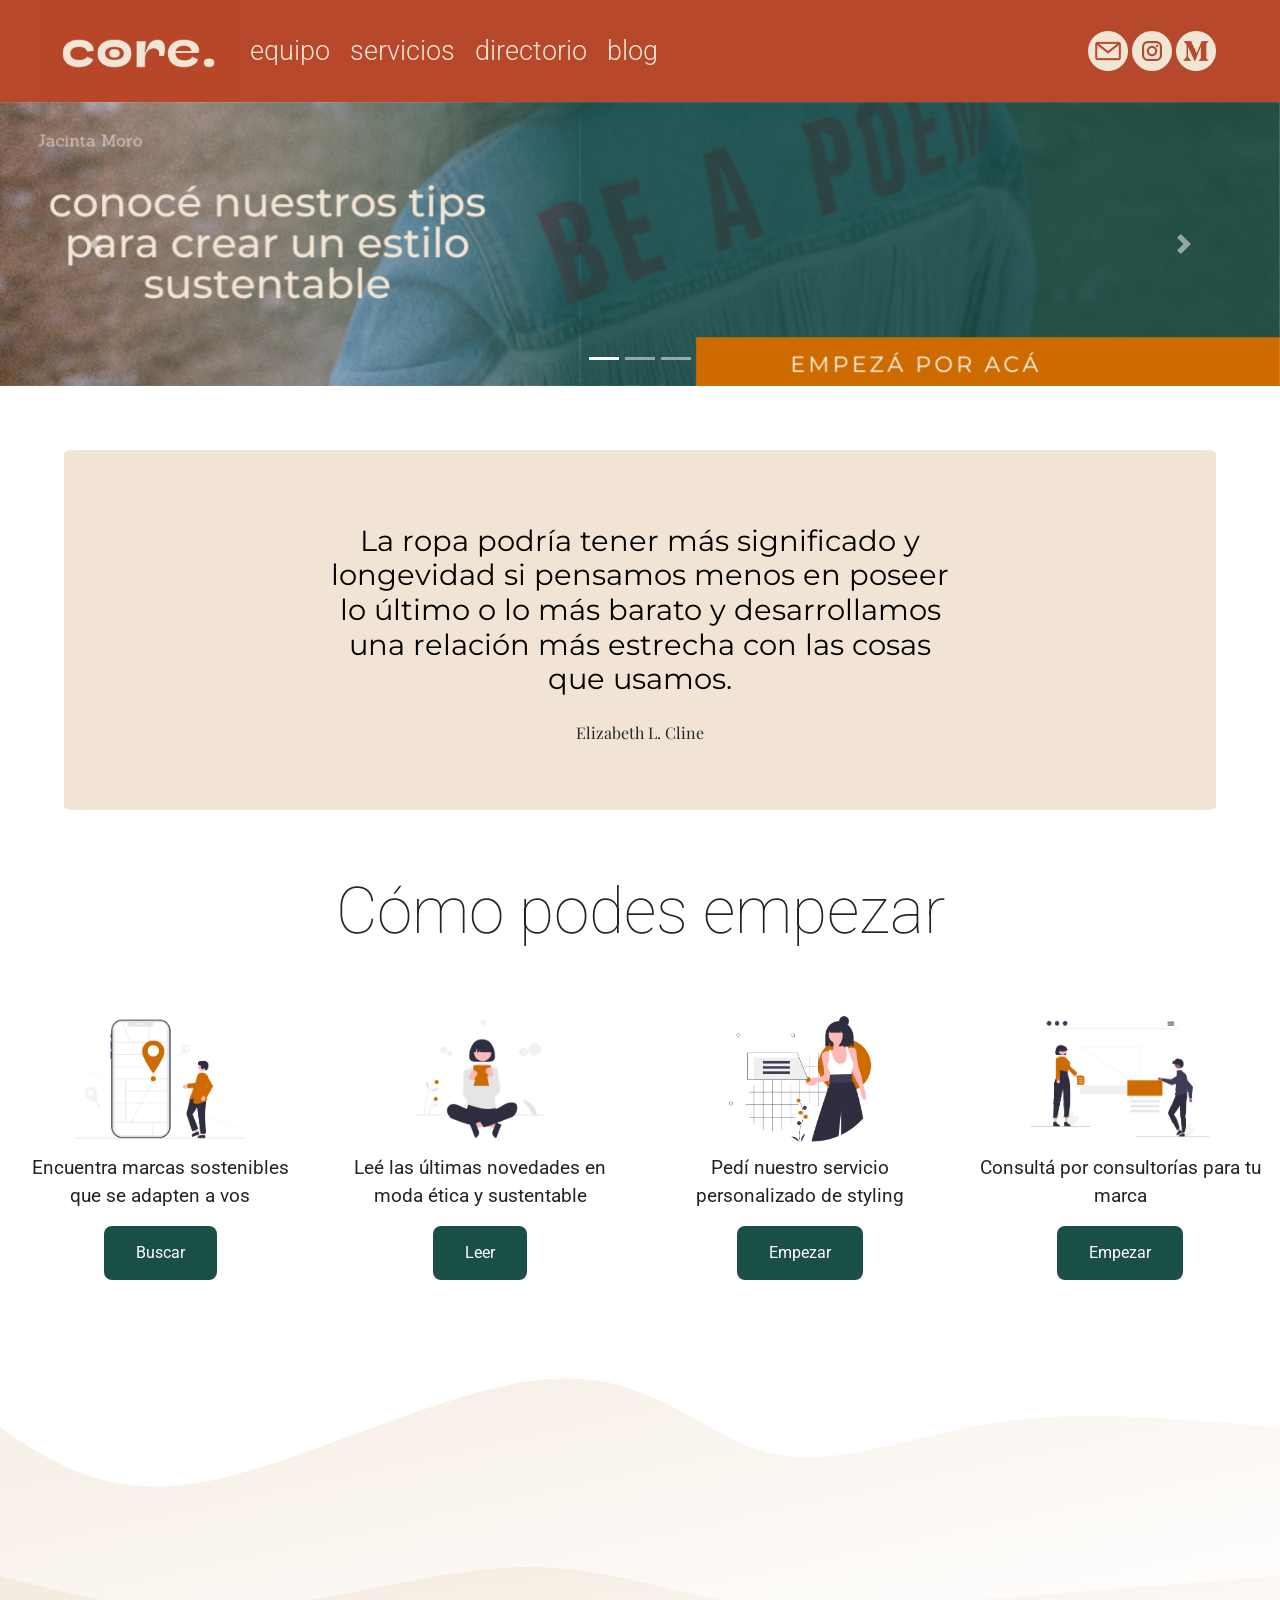
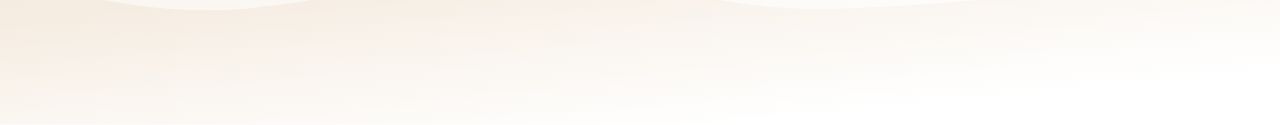
<file: index.html>
<!DOCTYPE html>
<html lang="en">
<head>
    <meta charset="UTF-8">
    <meta http-equiv="X-UA-Compatible" content="IE=edge">
    <meta name="viewport" content="width=device-width, initial-scale=1.0">
    <title>Sustentabilidad con Estilo</title>
    <link rel="icon" type="image/png" href="img/favicon.png"/>
    <meta name="description" content="Creando formas éticas y conscientes de consumir en Córdoba, con mucho estilo. Buscá marcas éticas, conocé las novedades de moda sostenible.">

   <meta name="keywords" content="córdoba, argentina, moda sostenible, moda ética, sustainable fashion, ethical fashion, moda circular, circular fashion">

    <!--Start Bootstrap-->
    <link rel="stylesheet" href="https://stackpath.bootstrapcdn.com/bootstrap/4.5.2/css/bootstrap.min.css" integrity="sha384-JcKb8q3iqJ61gNV9KGb8thSsNjpSL0n8PARn9HuZOnIxN0hoP+VmmDGMN5t9UJ0Z" crossorigin="anonymous">

    <!--End Bootstrap-->

    <link rel="preconnect" href="https://fonts.gstatic.com">
    <link href="https://fonts.googleapis.com/css2?family=Montserrat:wght@100;400;500&family=Playfair+Display:wght@100;300;400;600&family=Roboto:wght@100;300;400;700&display=swap" rel="stylesheet">
    <link rel="stylesheet" href="https://cdnjs.cloudflare.com/ajax/libs/font-awesome/6.0.0-beta2/css/all.min.css" integrity="sha512-YWzhKL2whUzgiheMoBFwW8CKV4qpHQAEuvilg9FAn5VJUDwKZZxkJNuGM4XkWuk94WCrrwslk8yWNGmY1EduTA==" crossorigin="anonymous" referrerpolicy="no-referrer" />
    <link rel="stylesheet" href="css/style.css">
</head>

<body>

<header>
        <!--------START MENU-------->
        <nav class="navBar">
            <div class="menu">
                <div class="mobileMenu">
                    <a href="index.html"><img src="img/logo.png" class="logo" alt="Logo Core Alternativas">
                        <a href="javascript:void(0);" class="icon" onclick="myFunction()">
                            <i class="fa fa-bars fa-2x"></i>
                        </a>
                    <div id="myLinks">
                        <a href="equipo.html">equipo</a>
                        <a href="servicios.html">servicios</a>
                        <a href="directorio.html">directorio</a>
                        <a href="https://medium.com/@core.alternativas" target="blank">blog</a>  
                        <!-- <a href="contacto.html">CONTACTO</a> -->
                    </div>
                </div>
                <div id="socialLinks">
                    <a href="mailto:core.alternativas@gmail.com"><img src="img/email.png" alt="email"></a>
                    <a href="https://www.instagram.com/core.alternativas/" target="blank"><img src="img/instagram.png" alt="instagram"></a>
                    <a href="https://medium.com/@core.alternativas" target="blank"><img src="img/medium.png" alt="medium"></a>
                </div>
            </div>
      </nav>

  <!--------END MENU-------->
</header>

  
<!-- CAROUSEL START-->
<div>
    <!--CAROUSEL DESKTOP-->
  <div id="carouselExampleIndicators" class="carousel slide show-desktop" data-ride="carousel">
    <ol class="carousel-indicators">
      <li data-target="#carouselExampleIndicators" data-slide-to="0" class="active"></li>
      <li data-target="#carouselExampleIndicators" data-slide-to="1"></li>
      <li data-target="#carouselExampleIndicators" data-slide-to="2"></li>
    </ol>
    <div class="carousel-inner">
      <div class="carousel-item active">
        <a href="https://bit.ly/3GhWxoU" target="_blank">
            <img class="d-block w-100" src="img/carousel1.png" alt="Sustainable Fashion">
        </a>
      </div>
      <div class="carousel-item">
        <a href="https://bit.ly/338QMfa" target="_blank">
            <img class="d-block w-100" src="img/carousel2.png" alt="Sustainable Fashion">
        </a>
      </div>
      <div class="carousel-item">
        <a href="https://bit.ly/31GMomH" target="_blank">
            <img class="d-block w-100" src="img/carousel3.png" alt="Sustainable Fashion">
        </a>
      </div>
      <div class="carousel-item">
        <a href="https://bit.ly/3IuWSXc" target="_blank">
            <img class="d-block w-100" src="img/carousel4.png" alt="Sustainable Fashion">
        </a>
      </div>
    </div>
    <a class="carousel-control-prev" href="#carouselExampleIndicators" role="button" data-slide="prev">
      <span class="carousel-control-prev-icon" aria-hidden="true"></span>
      <span class="sr-only">Previous</span>
    </a>
    <a class="carousel-control-next" href="#carouselExampleIndicators" role="button" data-slide="next">
      <span class="carousel-control-next-icon" aria-hidden="true"></span>
      <span class="sr-only">Next</span>
    </a>
  </div>
  <!--CAROUSEL MOBILE-->
  <div id="carouselExampleIndicators" class="carousel slide show-mobile" data-ride="carousel">
    <ol class="carousel-indicators">
      <li data-target="#carouselExampleIndicators" data-slide-to="0" class="active"></li>
      <li data-target="#carouselExampleIndicators" data-slide-to="1"></li>
      <li data-target="#carouselExampleIndicators" data-slide-to="2"></li>
    </ol>
    <div class="carousel-inner">
      <div class="carousel-item active">
        <a href="https://bit.ly/3GhWxoU" target="_blank">
            <img class="d-block w-100" src="img/carouselMobile1.png" alt="Sustainable Fashion">
        </a>
      </div>
      <div class="carousel-item">
        <a href="https://bit.ly/338QMfa" target="_blank">
            <img class="d-block w-100" src="img/carouselMobile2.png" alt="Sustainable Fashion">
        </a>
      </div>
      <div class="carousel-item">
        <a href="https://bit.ly/31GMomH" target="_blank">
            <img class="d-block w-100" src="img/carouselMobile3.png" alt="Sustainable Fashion">
        </a>
      </div>
      <div class="carousel-item">
        <a href="https://bit.ly/3IuWSXc" target="_blank">
            <img class="d-block w-100" src="img/carouselMobile4.png" alt="Sustainable Fashion">
        </a>
      </div>
    </div>
    <a class="carousel-control-prev" href="#carouselExampleIndicators" role="button" data-slide="prev">
      <span class="carousel-control-prev-icon" aria-hidden="true"></span>
      <span class="sr-only">Previous</span>
    </a>
    <a class="carousel-control-next" href="#carouselExampleIndicators" role="button" data-slide="next">
      <span class="carousel-control-next-icon" aria-hidden="true"></span>
      <span class="sr-only">Next</span>
    </a>
  </div>
</div>
<!--CAROUSEL END-->
<main>
  <section class="quoteBox">
    <div class="quote-center" >
       <h2 class="quote-text" >La ropa podría tener más significado y longevidad si pensamos menos en poseer lo último o lo más barato y desarrollamos una relación más estrecha con las cosas que usamos.</h2>
       <p class="cabeceras">Elizabeth L. Cline</p>
      </div>
    </section>

<section>
  <div>
      <h2 class="flex">Cómo podes empezar</h2>
  </div>

    <div class="container-fluid">
          <div class="row">
                <div class="col-sm">
                    <img class="iconosIndex center" src="img/map.png" alt="map icon">
                    <p class="blockIndexText">Encuentra marcas sostenibles que se adapten a vos</p>
                    <form action="directorio.html" class="flex">
                      <input type="submit" value="Buscar" class="boton"/>
                    </form>
                </div>
                <div class="col-sm">
                    <img class="iconosIndex center" src="img/read.png" alt="leer icon">
                    <p class="blockIndexText">Leé las últimas novedades en moda ética y sustentable</p>
                    <form action="https://medium.com/@sustentabilidadconestilo" class="flex" target="blank">
                      <input type="submit" value="Leer" class="boton"/>
                    </form>
                </div>
                <div class="col-sm">
                    <img class="iconosIndex center" src="img/service.png" alt="service icon">
                    <p class="blockIndexText">Pedí nuestro servicio personalizado de styling</p>
                    <form action="servicios.html" class="flex">
                      <input type="submit" value="Empezar" class="boton"/>
                    </form>
                </div>
                <div class="col-sm">
                    <img class="iconosIndex center" src="img/asesoramiento.png" alt="service icon">
                    <p class="blockIndexText"> Consultá por consultorías para tu marca</p>
                    <form action="servicios.html" class="flex">
                      <input type="submit" value="Empezar" class="boton"/>
                    </form>
                </div>
          </div>
    </div>

  </div>
</section>
<span>


</span>

</main>

<svg width="100%" height="100%" id="svg" viewBox="0 0 1440 500" xmlns="http://www.w3.org/2000/svg" class="transition duration-300 ease-in-out delay-150"><defs><linearGradient id="gradient" x1="19%" y1="11%" x2="81%" y2="89%"><stop offset="5%" stop-color="#f1e4d488"></stop><stop offset="95%" stop-color="#ffffff88"></stop></linearGradient></defs><path d="M 0,500 C 0,500 0,166 0,166 C 61.37799043062202,207.21531100478467 122.75598086124404,248.43062200956936 235,226 C 347.24401913875596,203.56937799043064 510.3540669856459,117.49282296650719 622,111 C 733.6459330143541,104.50717703349281 793.8277511961722,177.5980861244019 867,195 C 940.1722488038278,212.4019138755981 1026.3349282296651,174.11483253588517 1124,160 C 1221.6650717703349,145.88516746411483 1330.8325358851675,155.94258373205741 1440,166 C 1440,166 1440,500 1440,500 Z" stroke="none" stroke-width="0" fill="url(#gradient)" class="transition-all duration-300 ease-in-out delay-150 path-0"></path><defs><linearGradient id="gradient" x1="19%" y1="11%" x2="81%" y2="89%"><stop offset="5%" stop-color="#f1e4d4ff"></stop><stop offset="95%" stop-color="#ffffffff"></stop></linearGradient></defs><path d="M 0,500 C 0,500 0,333 0,333 C 85.38755980861242,355.200956937799 170.77511961722485,377.40191387559804 272,370 C 373.22488038277515,362.59808612440196 490.2870813397129,325.5933014354067 585,323 C 679.7129186602871,320.4066985645933 752.0765550239236,352.22488038277515 835,364 C 917.9234449760764,375.77511961722485 1011.4066985645932,367.50717703349284 1114,359 C 1216.5933014354068,350.49282296650716 1328.2966507177034,341.7464114832536 1440,333 C 1440,333 1440,500 1440,500 Z" stroke="none" stroke-width="0" fill="url(#gradient)" class="transition-all duration-300 ease-in-out delay-150 path-1"></path></svg>
<script src="https://code.jquery.com/jquery-3.5.1.slim.min.js" integrity="sha384-DfXdz2htPH0lsSSs5nCTpuj/zy4C+OGpamoFVy38MVBnE+IbbVYUew+OrCXaRkfj" crossorigin="anonymous"></script>
<script src="https://cdn.jsdelivr.net/npm/popper.js@1.16.1/dist/umd/popper.min.js" integrity="sha384-9/reFTGAW83EW2RDu2S0VKaIzap3H66lZH81PoYlFhbGU+6BZp6G7niu735Sk7lN" crossorigin="anonymous"></script>
<script src="https://stackpath.bootstrapcdn.com/bootstrap/4.5.2/js/bootstrap.min.js" integrity="sha384-B4gt1jrGC7Jh4AgTPSdUtOBvfO8shuf57BaghqFfPlYxofvL8/KUEfYiJOMMV+rV" crossorigin="anonymous"></script>

<script src="index.js">
</script>
</body>
</html>
</file>
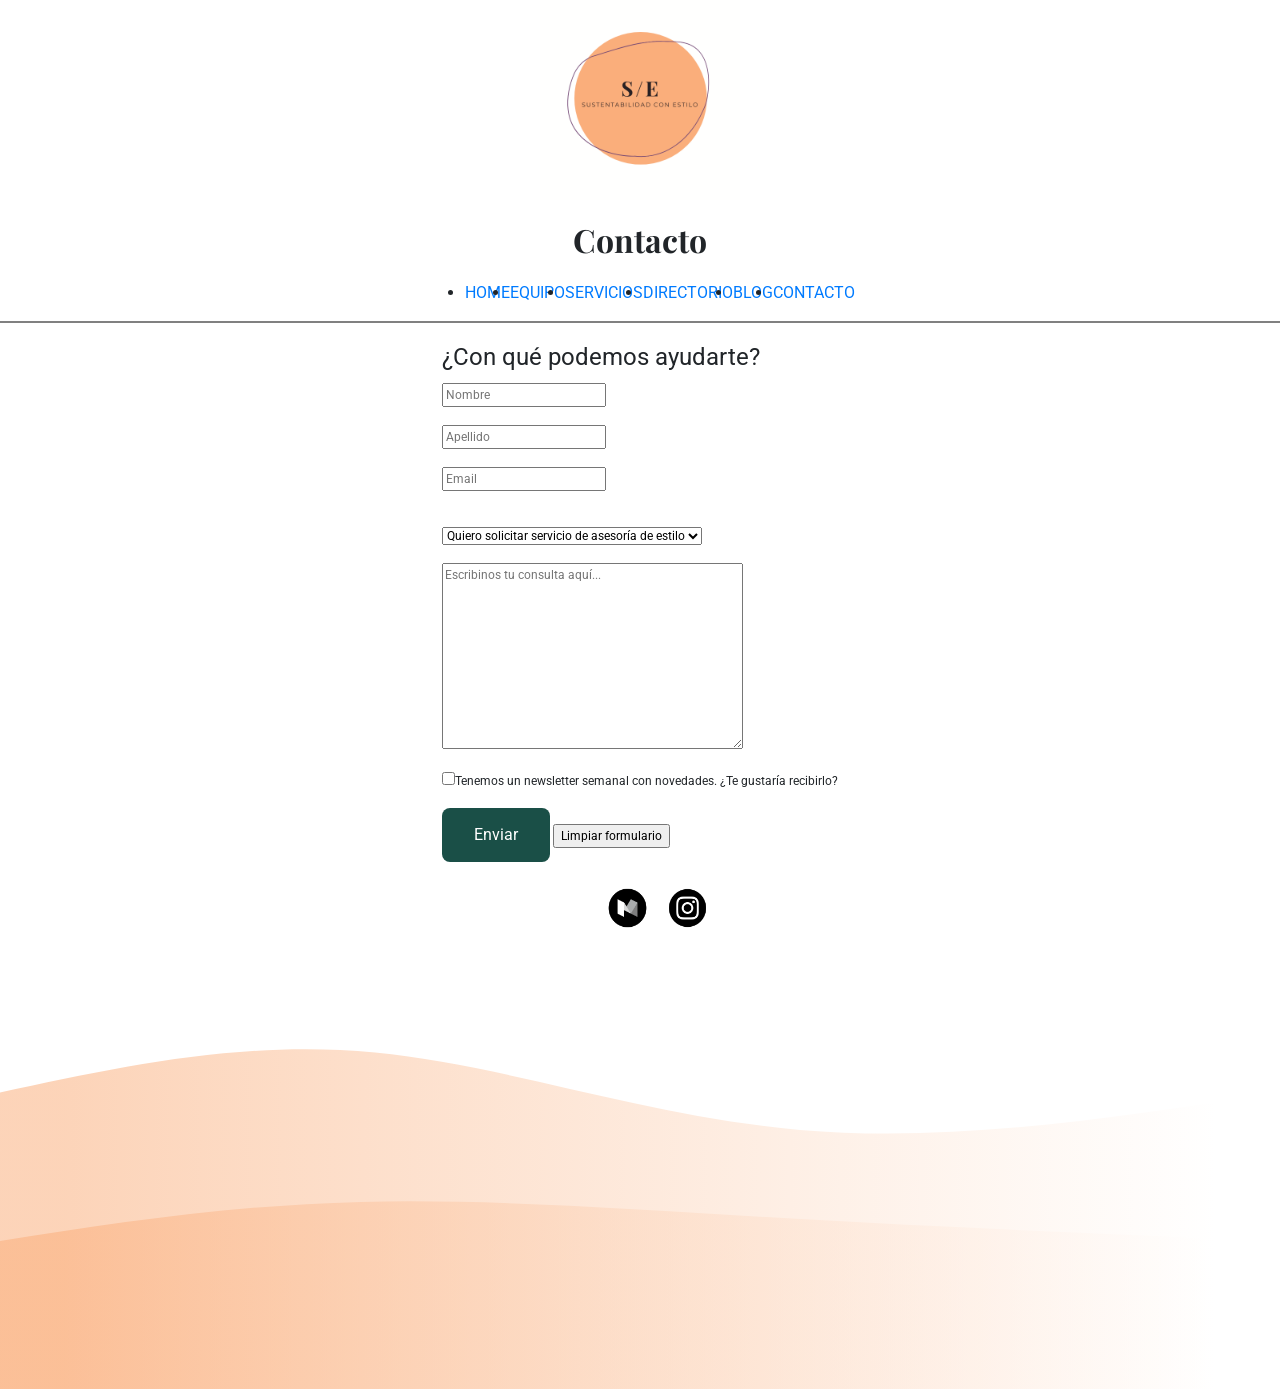
<file: contacto (1).html>
<!DOCTYPE html>
<html lang="en">
<head>
    <meta charset="UTF-8">
    <meta http-equiv="X-UA-Compatible" content="IE=edge">
    <meta name="viewport" content="width=device-width, initial-scale=1.0">
    <title>Contacto</title>

    <meta name="description" content="Conectate con nosotros para comenzar tu camino hacia un consumo más consciente.">

    <meta name="keywords" content="córdoba, argentina, moda sostenible, moda ética, sustainable fashion, ethical fashion, moda circular, circular fashion">

    <!--Start Bootstrap-->
    <link rel="stylesheet" href="https://stackpath.bootstrapcdn.com/bootstrap/4.5.2/css/bootstrap.min.css" integrity="sha384-JcKb8q3iqJ61gNV9KGb8thSsNjpSL0n8PARn9HuZOnIxN0hoP+VmmDGMN5t9UJ0Z" crossorigin="anonymous">
    <!--End Bootstrap-->
    
    <link rel="preconnect" href="https://fonts.gstatic.com">
    <link href="https://fonts.googleapis.com/css2?family=Playfair+Display:wght@600&family=Roboto&display=swap" rel="stylesheet">
    <link rel="stylesheet" href="css/style.css">

</head>

<body>

<header>
    <img src="img/Logo Sustentabilidad con Estilo.png" class="center logo">   
    <h1 class="cabeceras flex">Contacto</h1> 

  <!--------START MENU-------->
        <nav>
            <ul class="menu flex">
                <li><a href="index.html">HOME</a></li>
                <li><a href="equipo.html">EQUIPO</a></li>
                <li><a href="servicios.html">SERVICIOS</a></li>
                <li><a href="directorio.html">DIRECTORIO</a></li>
                <li><a href="https://medium.com/@sustentabilidadconestilo" target="blank">BLOG</a></li>    
                <li><a href="contacto.html">CONTACTO</a></li>
            </ul>
        </nav>
  <!--------END MENU-------->
</header>

<hr class="hrTop">

<main>


<!----------------------------------------------------------------------------------------->
<!-----------------------------------START FORM-------------------------------------------->
<!----------------------------------------------------------------------------------------->
<div class="divFormContact flex">
<form action="#" method="GET" class="formColor">

    <fieldset>
                   <input type="text" placeholder="Nombre">
                   <br>
                   <br>
                   <input type="text" placeholder="Apellido">
                   <br>
                   <br>
                   <input type="email" placeholder="Email">
                   <br>
                   <br>
                   <legend>¿Con qué podemos ayudarte?</legend>
                   <br>
                     <select name="Elige Motivo de Consulta">
                     <option value="Asesoría">Quiero solicitar servicio de asesoría de estilo</option>
                     <option value="Conectarnos">Quiero conectarme con ustedes</option>
                     <option value="Sumar">Quiero sumar mi marca al directorio</option>
                     </select>
                     <br>
                   <br>
                   <textarea name="Consulta" placeholder="Escribinos tu consulta aquí..." cols="40" rows="10"></textarea>
                   <br>
                   <br>
                   <input type="checkbox" name="novedades" value="N" />Tenemos un newsletter semanal con novedades. ¿Te gustaría recibirlo?
                   <br>
                   <br>
                   <input type="submit" value="Enviar" class="boton"/>
                   <input type="reset" value="Limpiar formulario" />
   </fieldset>
</form>
</div>
<!----------------------------------------------------------------------------------------->
<!-----------------------------------END FORM---------------------------------------------->
<!----------------------------------------------------------------------------------------->
</main>

<footer>
<!----------------------------------------------------------------------------------------->
<!-----------------------------------START FOOTER------------------------------------------>
<!----------------------------------------------------------------------------------------->
<ul class="footer flex">
    <li> <a href="https://medium.com/@sustentabilidadconestilo" target="blank"><img class="logoFooter" src="img/medium logo.png"></a></li>   
    <li> <a href="https://www.instagram.com/sustentabilidadconestilo/" target="blank"><img class="logoFooter" src="img/instagram logo.png"> </a></li>
</ul>
</footer>
<!----------------------------------------------------------------------------------------->
<!-----------------------------------END FOOTER-------------------------------------------->
<!----------------------------------------------------------------------------------------->

<svg height="100%" width="100%" id="svg" viewBox="0 0 1440 500" xmlns="http://www.w3.org/2000/svg" class="transition duration-300 ease-in-out delay-150"><defs><linearGradient id="gradient"><stop offset="5%" stop-color="#faae7b88"></stop><stop offset="95%" stop-color="#ffffff88"></stop></linearGradient></defs><path d="M 0,500 C 0,500 0,166 0,166 C 137.06666666666666,136.39999999999998 274.1333333333333,106.79999999999998 422,121 C 569.8666666666667,135.20000000000002 728.5333333333333,193.20000000000002 900,208 C 1071.4666666666667,222.79999999999998 1255.7333333333333,194.39999999999998 1440,166 C 1440,166 1440,500 1440,500 Z" stroke="none" stroke-width="0" fill="url(#gradient)" class="transition-all duration-300 ease-in-out delay-150"></path><defs><linearGradient id="gradient"><stop offset="5%" stop-color="#faae7bff"></stop><stop offset="95%" stop-color="#ffffffff"></stop></linearGradient></defs><path d="M 0,500 C 0,500 0,333 0,333 C 129.06666666666666,312.8666666666667 258.1333333333333,292.7333333333333 406,289 C 553.8666666666667,285.2666666666667 720.5333333333333,297.93333333333334 896,308 C 1071.4666666666667,318.06666666666666 1255.7333333333333,325.5333333333333 1440,333 C 1440,333 1440,500 1440,500 Z" stroke="none" stroke-width="0" fill="url(#gradient)" class="transition-all duration-300 ease-in-out delay-150"></path></svg>

<script src="https://code.jquery.com/jquery-3.5.1.slim.min.js" integrity="sha384-DfXdz2htPH0lsSSs5nCTpuj/zy4C+OGpamoFVy38MVBnE+IbbVYUew+OrCXaRkfj" crossorigin="anonymous"></script>
<script src="https://cdn.jsdelivr.net/npm/popper.js@1.16.1/dist/umd/popper.min.js" integrity="sha384-9/reFTGAW83EW2RDu2S0VKaIzap3H66lZH81PoYlFhbGU+6BZp6G7niu735Sk7lN" crossorigin="anonymous"></script>
<script src="https://stackpath.bootstrapcdn.com/bootstrap/4.5.2/js/bootstrap.min.js" integrity="sha384-B4gt1jrGC7Jh4AgTPSdUtOBvfO8shuf57BaghqFfPlYxofvL8/KUEfYiJOMMV+rV" crossorigin="anonymous"></script>

</body>
</html>
</file>
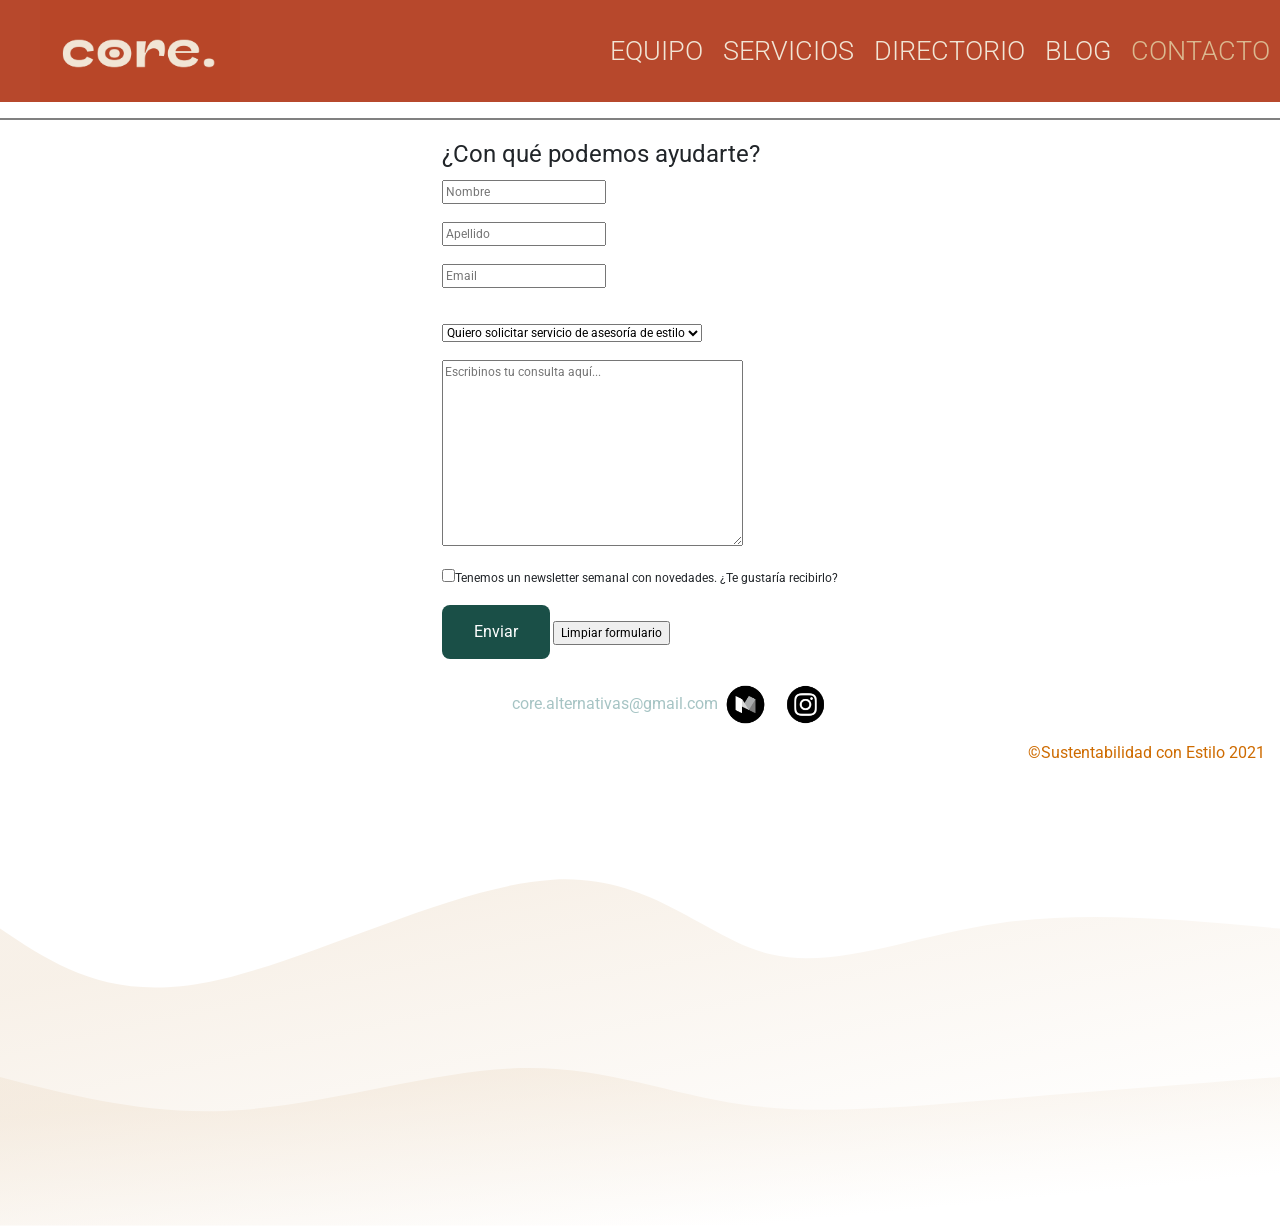
<file: contacto.html>
<!DOCTYPE html>
<html lang="en">
<head>
    <meta charset="UTF-8">
    <meta http-equiv="X-UA-Compatible" content="IE=edge">
    <meta name="viewport" content="width=device-width, initial-scale=1.0">
    <title>Sustentabilidad con Estilo</title>

    <meta name="description" content="Creando formas éticas y conscientes de consumir en Córdoba, con mucho estilo. Buscá marcas éticas, conocé las novedades de moda sostenible.">

   <meta name="keywords" content="córdoba, argentina, moda sostenible, moda ética, sustainable fashion, ethical fashion, moda circular, circular fashion">

    <!--Start Bootstrap-->
    <link rel="stylesheet" href="https://stackpath.bootstrapcdn.com/bootstrap/4.5.2/css/bootstrap.min.css" integrity="sha384-JcKb8q3iqJ61gNV9KGb8thSsNjpSL0n8PARn9HuZOnIxN0hoP+VmmDGMN5t9UJ0Z" crossorigin="anonymous">

    <!--End Bootstrap-->

    <link rel="preconnect" href="https://fonts.gstatic.com">
    <link href="https://fonts.googleapis.com/css2?family=Playfair+Display:wght@100;300;400;600&family=Roboto:wght@100;300;400;700&display=swap" rel="stylesheet">
    <link rel="stylesheet" href="https://cdnjs.cloudflare.com/ajax/libs/font-awesome/6.0.0-beta2/css/all.min.css" integrity="sha512-YWzhKL2whUzgiheMoBFwW8CKV4qpHQAEuvilg9FAn5VJUDwKZZxkJNuGM4XkWuk94WCrrwslk8yWNGmY1EduTA==" crossorigin="anonymous" referrerpolicy="no-referrer" />
    <link rel="stylesheet" href="css/style.css">
</head>

<body>

<header>
        <!--------START MENU-------->
        <nav class="navBar">
            <div class="menu">
                <a href="index.html"><img src="img/logo.png" class="logo" alt="Logo Sustentabilidad con Estilo">
                    <a href="javascript:void(0);" class="icon" onclick="myFunction()">
                        <i class="fa fa-bars fa-2x"></i>
                    </a>
                <div id="myLinks">
                    <a href="equipo.html">EQUIPO</a>
                    <a href="servicios.html">SERVICIOS</a>
                    <a href="directorio.html">DIRECTORIO</a>
                    <a href="https://medium.com/@sustentabilidadconestilo" target="blank">BLOG</a>  
                    <a href="contacto.html" class="active">CONTACTO</a>
                </div>
            </div>
      </nav>

  <!--------END MENU-------->
</header>

<hr class="hrTop">

<main>


<!----------------------------------------------------------------------------------------->
<!-----------------------------------START FORM-------------------------------------------->
<!----------------------------------------------------------------------------------------->
<div class="divFormContact flex">
<form action="#" method="GET" class="formColor">

    <fieldset>
                   <input type="text" placeholder="Nombre">
                   <br>
                   <br>
                   <input type="text" placeholder="Apellido">
                   <br>
                   <br>
                   <input type="email" placeholder="Email">
                   <br>
                   <br>
                   <legend>¿Con qué podemos ayudarte?</legend>
                   <br>
                     <select name="Elige Motivo de Consulta">
                     <option value="Asesoría">Quiero solicitar servicio de asesoría de estilo</option>
                     <option value="Conectarnos">Quiero conectarme con ustedes</option>
                     <option value="Sumar">Quiero sumar mi marca al directorio</option>
                     </select>
                     <br>
                   <br>
                   <textarea name="Consulta" placeholder="Escribinos tu consulta aquí..." cols="40" rows="10"></textarea>
                   <br>
                   <br>
                   <input type="checkbox" name="novedades" value="N" />Tenemos un newsletter semanal con novedades. ¿Te gustaría recibirlo?
                   <br>
                   <br>
                   <input type="submit" value="Enviar" class="boton"/>
                   <input type="reset" value="Limpiar formulario" />
   </fieldset>
</form>
</div>
<!----------------------------------------------------------------------------------------->
<!-----------------------------------END FORM---------------------------------------------->
<!----------------------------------------------------------------------------------------->
</main>

<!------START FOOTER---------->
<footer class="container-fluid">
    <ul class="footer flex">
      <li><a href="mailto:core.alternativas@gmail.com" style="color:#A6C4C4">core.alternativas@gmail.com</a></li>
      <li> <a href="https://medium.com/@sustentabilidadconestilo" target="blank"><img class="logoFooter" src="img/medium logo.png" alt="Medium Logo"></a></li>   
      <li> <a href="https://www.instagram.com/sustentabilidadconestilo/" target="blank"><img class="logoFooter" src="img/instagram logo.png" alt="Instagram Logo"> </a></li>
  </ul>
  <p class="textoSubtitulo" style="text-align: end;">&copy;Sustentabilidad con Estilo 2021</p>
  </footer>
  
  <!------END FOOTER---------->
  <svg width="100%" height="100%" id="svg" viewBox="0 0 1440 500" xmlns="http://www.w3.org/2000/svg" class="transition duration-300 ease-in-out delay-150"><defs><linearGradient id="gradient" x1="19%" y1="11%" x2="81%" y2="89%"><stop offset="5%" stop-color="#f1e4d488"></stop><stop offset="95%" stop-color="#ffffff88"></stop></linearGradient></defs><path d="M 0,500 C 0,500 0,166 0,166 C 61.37799043062202,207.21531100478467 122.75598086124404,248.43062200956936 235,226 C 347.24401913875596,203.56937799043064 510.3540669856459,117.49282296650719 622,111 C 733.6459330143541,104.50717703349281 793.8277511961722,177.5980861244019 867,195 C 940.1722488038278,212.4019138755981 1026.3349282296651,174.11483253588517 1124,160 C 1221.6650717703349,145.88516746411483 1330.8325358851675,155.94258373205741 1440,166 C 1440,166 1440,500 1440,500 Z" stroke="none" stroke-width="0" fill="url(#gradient)" class="transition-all duration-300 ease-in-out delay-150 path-0"></path><defs><linearGradient id="gradient" x1="19%" y1="11%" x2="81%" y2="89%"><stop offset="5%" stop-color="#f1e4d4ff"></stop><stop offset="95%" stop-color="#ffffffff"></stop></linearGradient></defs><path d="M 0,500 C 0,500 0,333 0,333 C 85.38755980861242,355.200956937799 170.77511961722485,377.40191387559804 272,370 C 373.22488038277515,362.59808612440196 490.2870813397129,325.5933014354067 585,323 C 679.7129186602871,320.4066985645933 752.0765550239236,352.22488038277515 835,364 C 917.9234449760764,375.77511961722485 1011.4066985645932,367.50717703349284 1114,359 C 1216.5933014354068,350.49282296650716 1328.2966507177034,341.7464114832536 1440,333 C 1440,333 1440,500 1440,500 Z" stroke="none" stroke-width="0" fill="url(#gradient)" class="transition-all duration-300 ease-in-out delay-150 path-1"></path></svg>
  <script src="https://code.jquery.com/jquery-3.5.1.slim.min.js" integrity="sha384-DfXdz2htPH0lsSSs5nCTpuj/zy4C+OGpamoFVy38MVBnE+IbbVYUew+OrCXaRkfj" crossorigin="anonymous"></script>
  <script src="https://cdn.jsdelivr.net/npm/popper.js@1.16.1/dist/umd/popper.min.js" integrity="sha384-9/reFTGAW83EW2RDu2S0VKaIzap3H66lZH81PoYlFhbGU+6BZp6G7niu735Sk7lN" crossorigin="anonymous"></script>
  <script src="https://stackpath.bootstrapcdn.com/bootstrap/4.5.2/js/bootstrap.min.js" integrity="sha384-B4gt1jrGC7Jh4AgTPSdUtOBvfO8shuf57BaghqFfPlYxofvL8/KUEfYiJOMMV+rV" crossorigin="anonymous"></script>
  <script src="index.js">
</script>
</body>
</html>
</file>
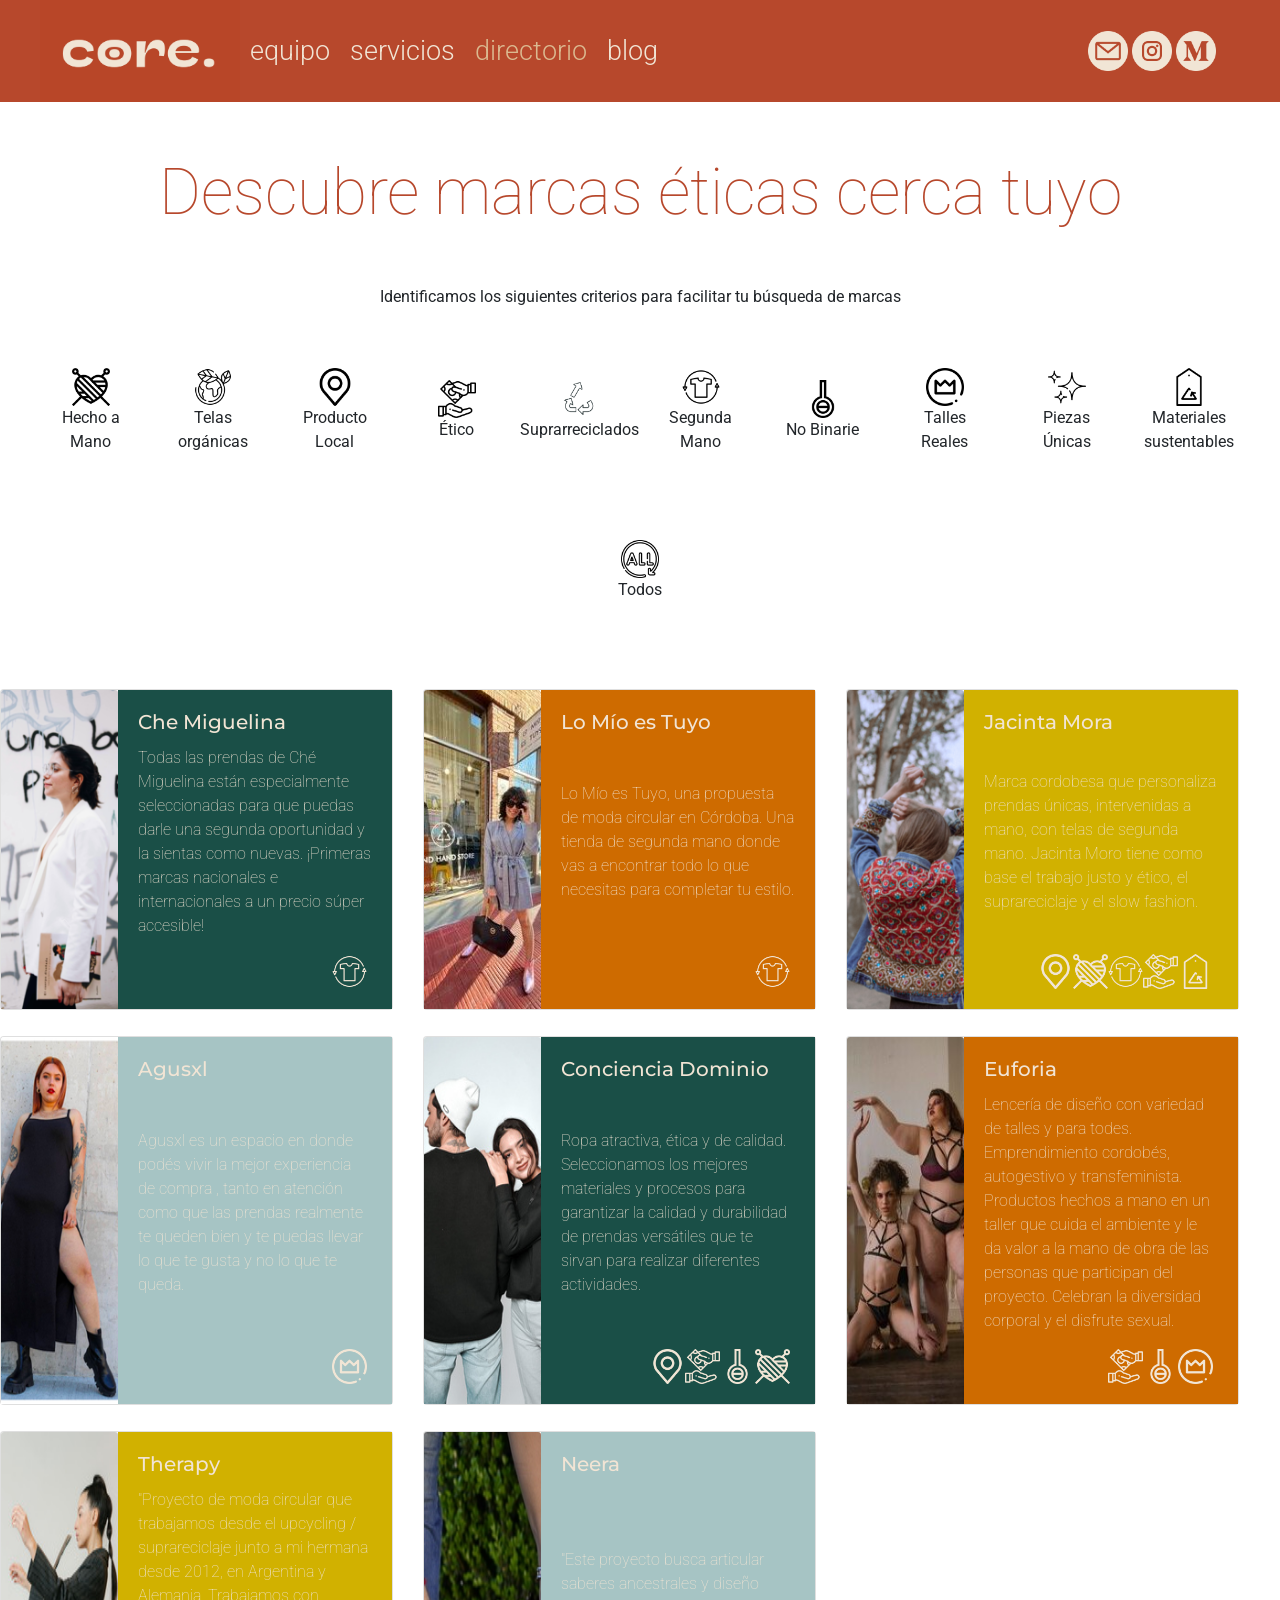
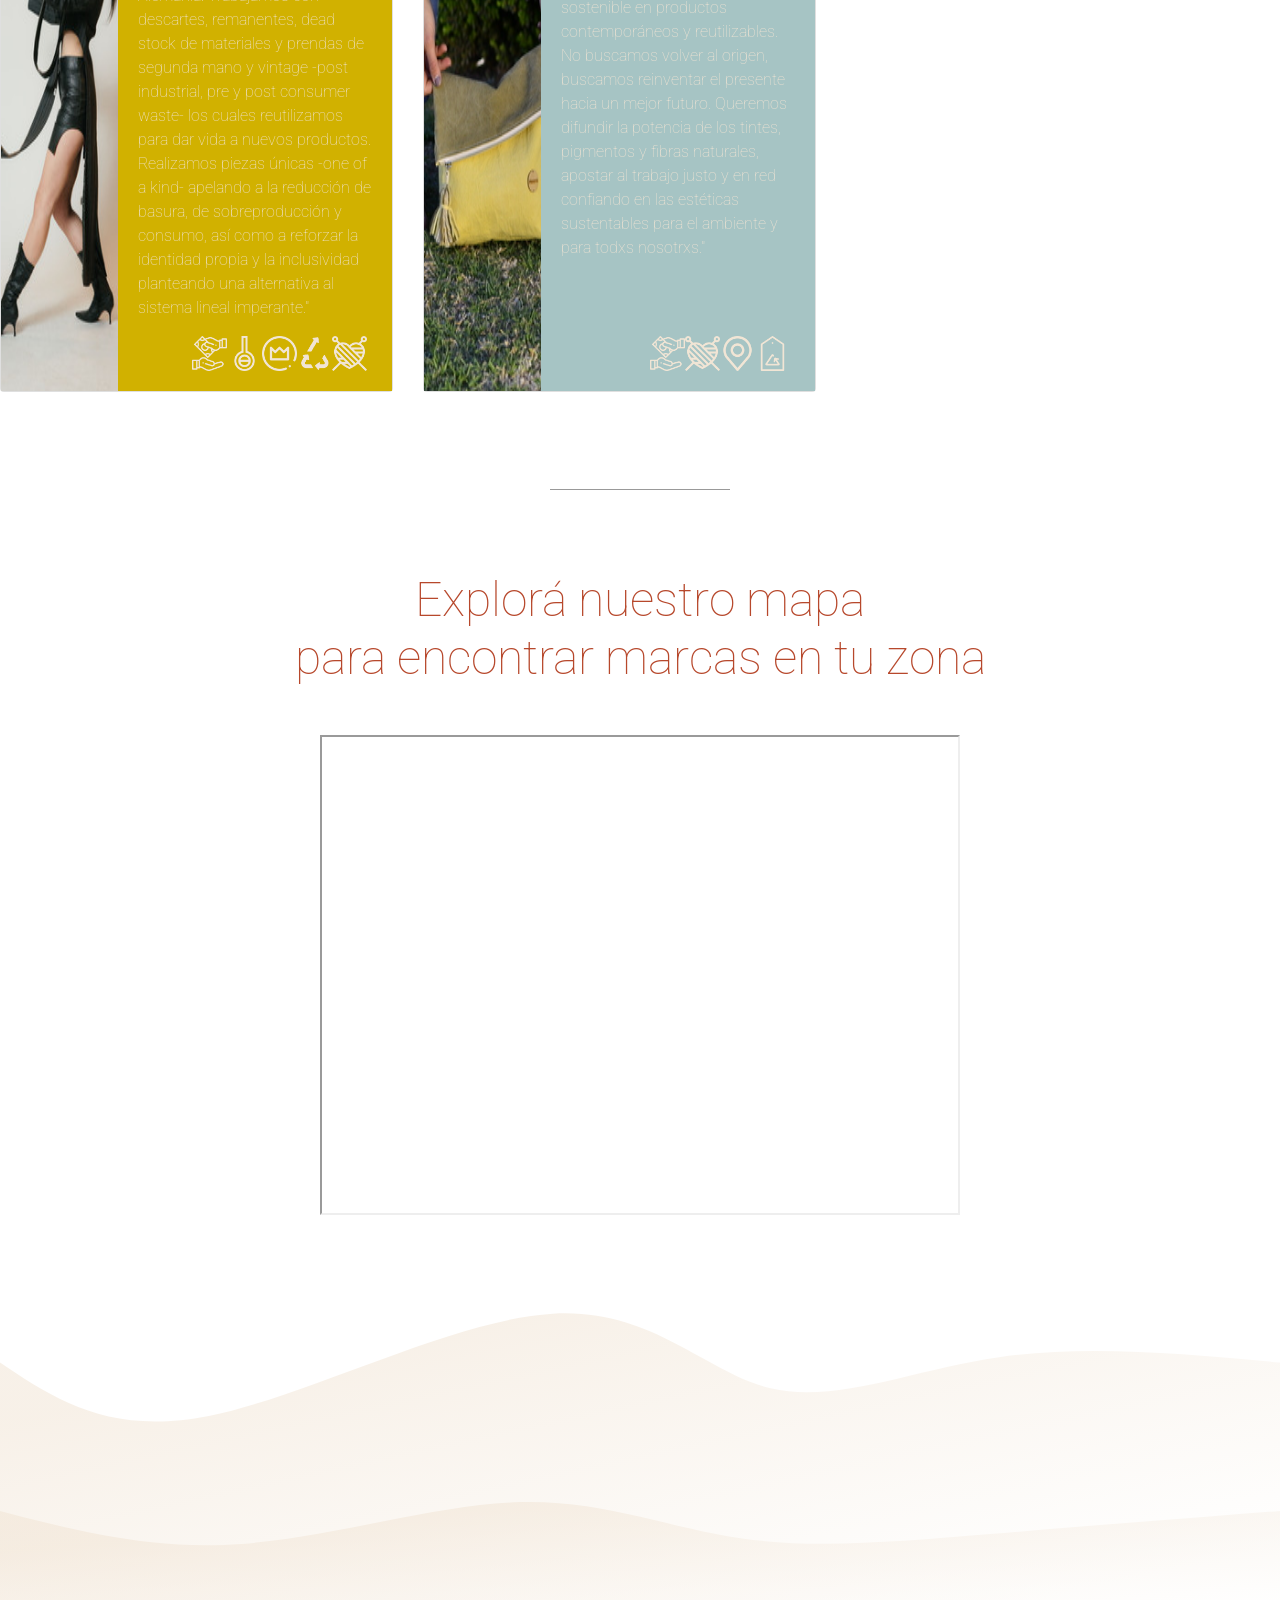
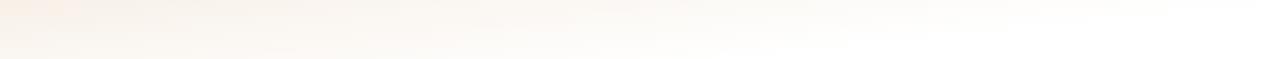
<file: directorio.html>
<!DOCTYPE html>
<html lang="en">
<head>
    <meta charset="UTF-8">
    <meta http-equiv="X-UA-Compatible" content="IE=edge">
    <meta name="viewport" content="width=device-width, initial-scale=1.0">
    <title>Sustentabilidad con Estilo</title>
    <link rel="icon" type="image/png" href="img/favicon.png"/>
    <meta name="description" content="Creando formas éticas y conscientes de consumir en Córdoba, con mucho estilo. Buscá marcas éticas, conocé las novedades de moda sostenible.">

   <meta name="keywords" content="córdoba, argentina, moda sostenible, moda ética, sustainable fashion, ethical fashion, moda circular, circular fashion">

    <!--Start Bootstrap-->
    <link rel="stylesheet" href="https://stackpath.bootstrapcdn.com/bootstrap/4.5.2/css/bootstrap.min.css" integrity="sha384-JcKb8q3iqJ61gNV9KGb8thSsNjpSL0n8PARn9HuZOnIxN0hoP+VmmDGMN5t9UJ0Z" crossorigin="anonymous">

    <!--End Bootstrap-->

    <link rel="preconnect" href="https://fonts.gstatic.com">
    <link href="https://fonts.googleapis.com/css2?family=Montserrat:wght@100;400;500&family=Playfair+Display:wght@100;300;400;600&family=Roboto:wght@100;300;400;700&display=swap" rel="stylesheet">
    <link rel="stylesheet" href="https://cdnjs.cloudflare.com/ajax/libs/font-awesome/6.0.0-beta2/css/all.min.css" integrity="sha512-YWzhKL2whUzgiheMoBFwW8CKV4qpHQAEuvilg9FAn5VJUDwKZZxkJNuGM4XkWuk94WCrrwslk8yWNGmY1EduTA==" crossorigin="anonymous" referrerpolicy="no-referrer" />
    <link rel="stylesheet" href="css/style.css">
</head>

<body>

<header>
        <!--------START MENU-------->
        <nav class="navBar">
            <div class="menu">
                <div class="mobileMenu">
                    <a href="index.html"><img src="img/logo.png" class="logo" alt="Logo Core">
                        <a href="javascript:void(0);" class="icon" onclick="myFunction()">
                            <i class="fa fa-bars fa-2x"></i>
                        </a>
                    <div id="myLinks">
                        <a href="equipo.html">equipo</a>
                        <a href="servicios.html">servicios</a>
                        <a href="directorio.html" class="active">directorio</a>
                        <a href="https://medium.com/@core.alternativas" target="blank">blog</a>  
                        <!-- <a href="contacto.html">CONTACTO</a> -->
                    </div>
                </div>
                <div id="socialLinks">
                    <a href="mailto:core.alternativas@gmail.com"><img src="img/email.png" alt="email"></a>
                    <a href="https://www.instagram.com/core.alternativas/" target="blank"><img src="img/instagram.png" alt="instagram"></a>
                    <a href="https://medium.com/@core.alternativas" target="blank"><img src="img/medium.png" alt="medium"></a>
                </div>
            </div>
      </nav>

  <!--------END MENU-------->
    
</header>

<main>
        <h2 class="directorioTitlo flex">Descubre marcas éticas cerca tuyo</h2>

    <p class="parrafoDirectorio">Identificamos los siguientes criterios para facilitar tu búsqueda de marcas</p>

    <!--CATEGORÍAS START-->
    <div class="categoriasMargin">
    <div id="myBtnContainer" class="container-fluid">
        <div class="row justify-content-center">
            <div class="btn-container">
                <button class="justify-content-center category-btn btn"  onclick="filterSelection('hechoMano')">
                    <img src="img/knitted.png" class="iconos-directorio" alt="ícono hecho a mano">
                    <p>Hecho a Mano</p>
                </button>
            </div>
            <div class="btn-container">
                <button class="justify-content-center category-btn btn" onclick="filterSelection('telasSustentables')">
                    <img src="img/planet-earth.png" class="iconos-directorio" alt="ícono planeta tierra">
                    <p>Telas orgánicas</p>
                </button>
            </div>
            <div class="btn-container">
                <button class="justify-content-center category-btn btn" onclick="filterSelection('local')">
                    <img src="img/hecho-local.png" class="iconos-directorio" alt="ícono reciclado">
                    <p >Producto Local</p>
                </button>
            </div>
            <div class="btn-container">
                <button class="justify-content-center category-btn btn" onclick="filterSelection('etico')" >
                    <img src="img/payment-method.png" class="iconos-directorio" alt="ícono modo de pago">
                    <p>Ético</p>
                </button>
            </div>
            <div class="btn-container">
                <button class="justify-content-center category-btn btn" onclick="filterSelection('suprarreciclados')">
                    <img src="img/upcycle.png" class="iconos-directorio" alt="ícono reciclado">
                    <p >Suprarreciclados</p>
                </button>
            </div>
            <div class="btn-container">
                <button class="justify-content-center category-btn btn" onclick="filterSelection('segundaMano')">
                    <img src="img/second-hand.png" class="iconos-directorio" alt="ícono vegano">
                    <p>Segunda Mano</p>
                </button>
            </div>
            <div class="btn-container">
                <button class="justify-content-center category-btn btn" onclick="filterSelection('noBinarie')">
                    <img src="img/genderless.png" class="iconos-directorio" alt="ícono vegano">
                    <p>No Binarie</p>
                </button>   
            </div>
            <div class="btn-container">
                <button class="justify-content-center category-btn btn" onclick="filterSelection('tallesReales')">
                    <img src="img/talles_reales.png" class="iconos-directorio" alt="ícono vegano">
                    <p>Talles Reales</p>
                </button>
            </div>
            <div class="btn-container">
                <button class="justify-content-center category-btn btn" onclick="filterSelection('piezasUnicas')">
                    <img src="img/piezas_unicas.png" class="iconos-directorio" alt="ícono vegano">
                    <p>Piezas Únicas</p>
                </button>
            </div>
            <div class="btn-container">
                <button class="justify-content-center category-btn btn" onclick="filterSelection('MaterialesSustentables')">
                    <img src="img/recyclable-materials.png" class="iconos-directorio" alt="ícono vegano">
                    <p>Materiales sustentables</p>
                </button>
            </div>
            <!--Icons made by <a href="https://www.freepik.com" title="Freepik">Freepik</a> from <a href="https://www.flaticon.com/" title="Flaticon">www.flaticon.com</a></div>-->
        </div>
        <div class="all-categories btn-container">
            <button class="justify-content-center category-btn btn" onclick="filterSelection('all')">
                <img src="img/todo.png" class="iconos-directorio"alt="ícono lugar">
                <p>Todos</p>
            </button>
        </div>
    </div>
    </div>
    <!--CATEGORÍAS END-->

    <!--MARCAS START-->
    <div class="card-deck">
        <h2 id="noResults">No hay marcas en esta categoría</h2>
            <div class="card filterDiv segundaMano">
                <img class="card-img-top" src="img/che_miguelina.png" alt="Card image cap">
                <div class="card-body" style="background-color: #1A4F47;">
                    <h5 class="card-title">Che Miguelina</h5>
                    <p class="card-text">Todas las prendas de Ché Miguelina están especialmente seleccionadas para que puedas darle una segunda oportunidad y la sientas como nuevas. ¡Primeras marcas nacionales e internacionales a un precio súper accesible!</p>
                    <div class="categoryLogos">
                        <img class="iconosDirectorioCard" src="img/second-hand_crema.png" alt="icono segundaMano">
                    </div>
                </div>
            </div>
            <div class="card filterDiv segundaMano">
                <img class="card-img-top" src="img/lo_mio_es_tuyo.jpeg" alt="Card image cap">
                <div class="card-body" style="background-color: #CE6B00;">
                <h5 class="card-title">Lo Mío es Tuyo</h5>
                <p class="card-text">Lo Mío es Tuyo, una propuesta de moda circular en Córdoba. Una tienda de segunda mano donde vas a encontrar todo lo que necesitas para completar tu estilo.</p>
                <div class="categoryLogos">
                    <img class="iconosDirectorioCard" src="img/second-hand_crema.png" alt="icono segundaMano">
                    </div>
                </div>
            </div>
            <div class="card filterDiv hechoMano segundaMano etico local MaterialesSustentables">
                <img class="card-img-top" src="img/jacinta_moro.png" alt="Card image cap">
                <div class="card-body" style="background-color: #D1B100;">
                    <h5 class="card-title">Jacinta Mora</h5>
                    <p class="card-text">Marca cordobesa que personaliza prendas únicas, intervenidas a mano, con telas de segunda mano. Jacinta Moro tiene como base el trabajo justo y ético, el suprareciclaje y el slow fashion.</p>
                    <div class="categoryLogos">
                        <img class="iconosDirectorioCard" src="img/hecho-local_crema.png" alt="icono local">
                        <img class="iconosDirectorioCard" src="img/knitted_crema.png" alt="icono hechoMano">
                        <img class="iconosDirectorioCard" src="img/second-hand_crema.png" alt="icono segundaMano">
                        <img class="iconosDirectorioCard" src="img/payment-method_crema.png" alt="icono etico">
                        <img class="iconosDirectorioCard" src="img/recyclable-materials_crema.png" alt="icono MaterialesSustentables">
                    </div>
                </div>
            </div>
            <div class="card filterDiv tallesReales">
                <img class="card-img-top" src="img/agusxl.png" alt="Card image cap">
                <div class="card-body" style="background-color: #A6C4C4;">
                    <h5 class="card-title">Agusxl</h5>
                    <p class="card-text">Agusxl es un espacio en donde podés vivir la mejor experiencia de compra , tanto en atención como que las prendas realmente te queden bien y te puedas llevar lo que te gusta y no lo que te queda.</p>
                    <div class="categoryLogos">
                        <img class="iconosDirectorioCard" src="img/talles_reales_crema.png" alt="icono tallesReales">
                    </div>
                </div>
            </div>
            <div class="card filterDiv local etico noBinarie hechoMano">
                <img class="card-img-top" src="img/dominio.jpeg" alt="Card image cap">
                <div class="card-body" style="background-color: #1A4F47;">
                    <h5 class="card-title">Conciencia Dominio</h5>
                    <p class="card-text">Ropa atractiva, ética y de calidad. Seleccionamos los mejores materiales y procesos para garantizar la calidad y durabilidad de prendas versátiles que te sirvan para realizar diferentes actividades.</p>
                    <div class="categoryLogos">
                        <img class="iconosDirectorioCard" src="img/hecho-local_crema.png" alt="icono local">
                        <img class="iconosDirectorioCard" src="img/payment-method_crema.png" alt="icono etico">
                        <img class="iconosDirectorioCard" src="img/genderless_crema.png" alt="icono noBinarie">
                        <img class="iconosDirectorioCard" src="img/knitted_crema.png" alt="icono hechoMano">
                    </div>
                </div>
            </div>
            <div class="card filterDiv etico noBinarie tallesReales">
                <img class="card-img-top" src="img/euforia.jpeg" alt="Card image cap">
                <div class="card-body" style="background-color: #CE6B00;">
                    <h5 class="card-title">Euforia</h5>
                    <p class="card-text">Lencería de diseño con variedad de talles y para todes. Emprendimiento cordobés, autogestivo y transfeminista. Productos  hechos a mano en un taller que cuida el ambiente y le da valor a la mano de obra de las personas que participan del proyecto. Celebran la diversidad corporal y el disfrute sexual.</p>
                    <div class="categoryLogos">
                        <img class="iconosDirectorioCard" src="img/payment-method_crema.png" alt="icono etico">
                        <img class="iconosDirectorioCard" src="img/genderless_crema.png" alt="icono noBinarie">
                        <img class="iconosDirectorioCard" src="img/talles_reales_crema.png" alt="icono tallesReales">
                    </div>
                </div>
            </div>
        <div class="card filterDiv etico noBinarie tallesReales hechoMano suprarreciclados">
            <img class="card-img-top" src="img/therapy.jpeg" alt="Card image cap">
            <div class="card-body" style="background-color: #D1B100;">
                <h5 class="card-title">Therapy</h5>
                <p class="card-text">"Proyecto de moda circular que trabajamos desde el upcycling / suprareciclaje junto a mi hermana desde 2012, en Argentina y Alemania. 
                    Trabajamos con descartes, remanentes, dead stock de materiales y prendas de segunda mano y vintage -post industrial, pre y post consumer waste- los cuales reutilizamos para dar vida a nuevos productos.
                    Realizamos piezas únicas -one of a kind- apelando a la reducción de basura, de sobreproducción y consumo, así como a reforzar la identidad propia y la inclusividad planteando una alternativa al sistema lineal imperante."</p>
                    <div class="categoryLogos">
                    <img class="iconosDirectorioCard" src="img/payment-method_crema.png" alt="icono etico">
                    <img class="iconosDirectorioCard" src="img/genderless_crema.png" alt="icono noBinarie">
                    <img class="iconosDirectorioCard" src="img/talles_reales_crema.png" alt="icono tallesReales">
                    <img class="iconosDirectorioCard" src="img/upcycle_crema.png" alt="icono suprarreciclados">
                    <img class="iconosDirectorioCard" src="img/knitted_crema.png" alt="icono hechoMano">
                </div>
            </div>
        </div>
        <div class="card filterDiv  etico hechoMano local MaterialesSustentables">
            <img class="card-img-top" src="img/neera.jpeg" alt="Card image cap">
            <div class="card-body" style="background-color: #A6C4C4;">
                <h5 class="card-title">Neera</h5>
                <p class="card-text">"Este proyecto busca articular saberes ancestrales y diseño sostenible  en productos contemporáneos y reutilizables. No buscamos volver al origen, buscamos reinventar el presente hacia un mejor futuro. Queremos difundir la potencia de los tintes, pigmentos y fibras naturales, apostar al trabajo justo y en red confiando en las estéticas sustentables para el ambiente y para todxs nosotrxs."</p>
                <div class="categoryLogos">
                    <img class="iconosDirectorioCard" src="img/payment-method_crema.png" alt="icono etico">
                    <img class="iconosDirectorioCard" src="img/knitted_crema.png" alt="icono hechoMano">
                    <img class="iconosDirectorioCard" src="img/hecho-local_crema.png" alt="icono local">
                    <img class="iconosDirectorioCard" src="img/recyclable-materials_crema.png" alt="icono MaterialesSustentables">
                </div>
            </div>
        </div>
    </div>
    <!--MARCAS END-->
    <div class='containerHR'>
        <hr class="beautiful-line">
    </div>

    <!--MAPA START-->
    <div>
        <h3 class="directorioTitlo flex">Explorá nuestro mapa <br> para encontrar marcas en tu zona</h3>
    </div>

    <div class="mapa flex">

        <iframe src="https://www.google.com/maps/d/embed?mid=1fgZvM6k3pmkWZKb5go89P8qJdhknneXC" width="640" height="480"></iframe>

    </div>
    <!--MAPA END-->
        
</main>

<svg width="100%" height="100%" id="svg" viewBox="0 0 1440 500" xmlns="http://www.w3.org/2000/svg" class="transition duration-300 ease-in-out delay-150"><defs><linearGradient id="gradient" x1="19%" y1="11%" x2="81%" y2="89%"><stop offset="5%" stop-color="#f1e4d488"></stop><stop offset="95%" stop-color="#ffffff88"></stop></linearGradient></defs><path d="M 0,500 C 0,500 0,166 0,166 C 61.37799043062202,207.21531100478467 122.75598086124404,248.43062200956936 235,226 C 347.24401913875596,203.56937799043064 510.3540669856459,117.49282296650719 622,111 C 733.6459330143541,104.50717703349281 793.8277511961722,177.5980861244019 867,195 C 940.1722488038278,212.4019138755981 1026.3349282296651,174.11483253588517 1124,160 C 1221.6650717703349,145.88516746411483 1330.8325358851675,155.94258373205741 1440,166 C 1440,166 1440,500 1440,500 Z" stroke="none" stroke-width="0" fill="url(#gradient)" class="transition-all duration-300 ease-in-out delay-150 path-0"></path><defs><linearGradient id="gradient" x1="19%" y1="11%" x2="81%" y2="89%"><stop offset="5%" stop-color="#f1e4d4ff"></stop><stop offset="95%" stop-color="#ffffffff"></stop></linearGradient></defs><path d="M 0,500 C 0,500 0,333 0,333 C 85.38755980861242,355.200956937799 170.77511961722485,377.40191387559804 272,370 C 373.22488038277515,362.59808612440196 490.2870813397129,325.5933014354067 585,323 C 679.7129186602871,320.4066985645933 752.0765550239236,352.22488038277515 835,364 C 917.9234449760764,375.77511961722485 1011.4066985645932,367.50717703349284 1114,359 C 1216.5933014354068,350.49282296650716 1328.2966507177034,341.7464114832536 1440,333 C 1440,333 1440,500 1440,500 Z" stroke="none" stroke-width="0" fill="url(#gradient)" class="transition-all duration-300 ease-in-out delay-150 path-1"></path></svg>
<script src="https://code.jquery.com/jquery-3.5.1.slim.min.js" integrity="sha384-DfXdz2htPH0lsSSs5nCTpuj/zy4C+OGpamoFVy38MVBnE+IbbVYUew+OrCXaRkfj" crossorigin="anonymous"></script>
<script src="https://cdn.jsdelivr.net/npm/popper.js@1.16.1/dist/umd/popper.min.js" integrity="sha384-9/reFTGAW83EW2RDu2S0VKaIzap3H66lZH81PoYlFhbGU+6BZp6G7niu735Sk7lN" crossorigin="anonymous"></script>
<script src="https://stackpath.bootstrapcdn.com/bootstrap/4.5.2/js/bootstrap.min.js" integrity="sha384-B4gt1jrGC7Jh4AgTPSdUtOBvfO8shuf57BaghqFfPlYxofvL8/KUEfYiJOMMV+rV" crossorigin="anonymous"></script>
<script src="index.js">
</script>
</body>
</html>
</file>
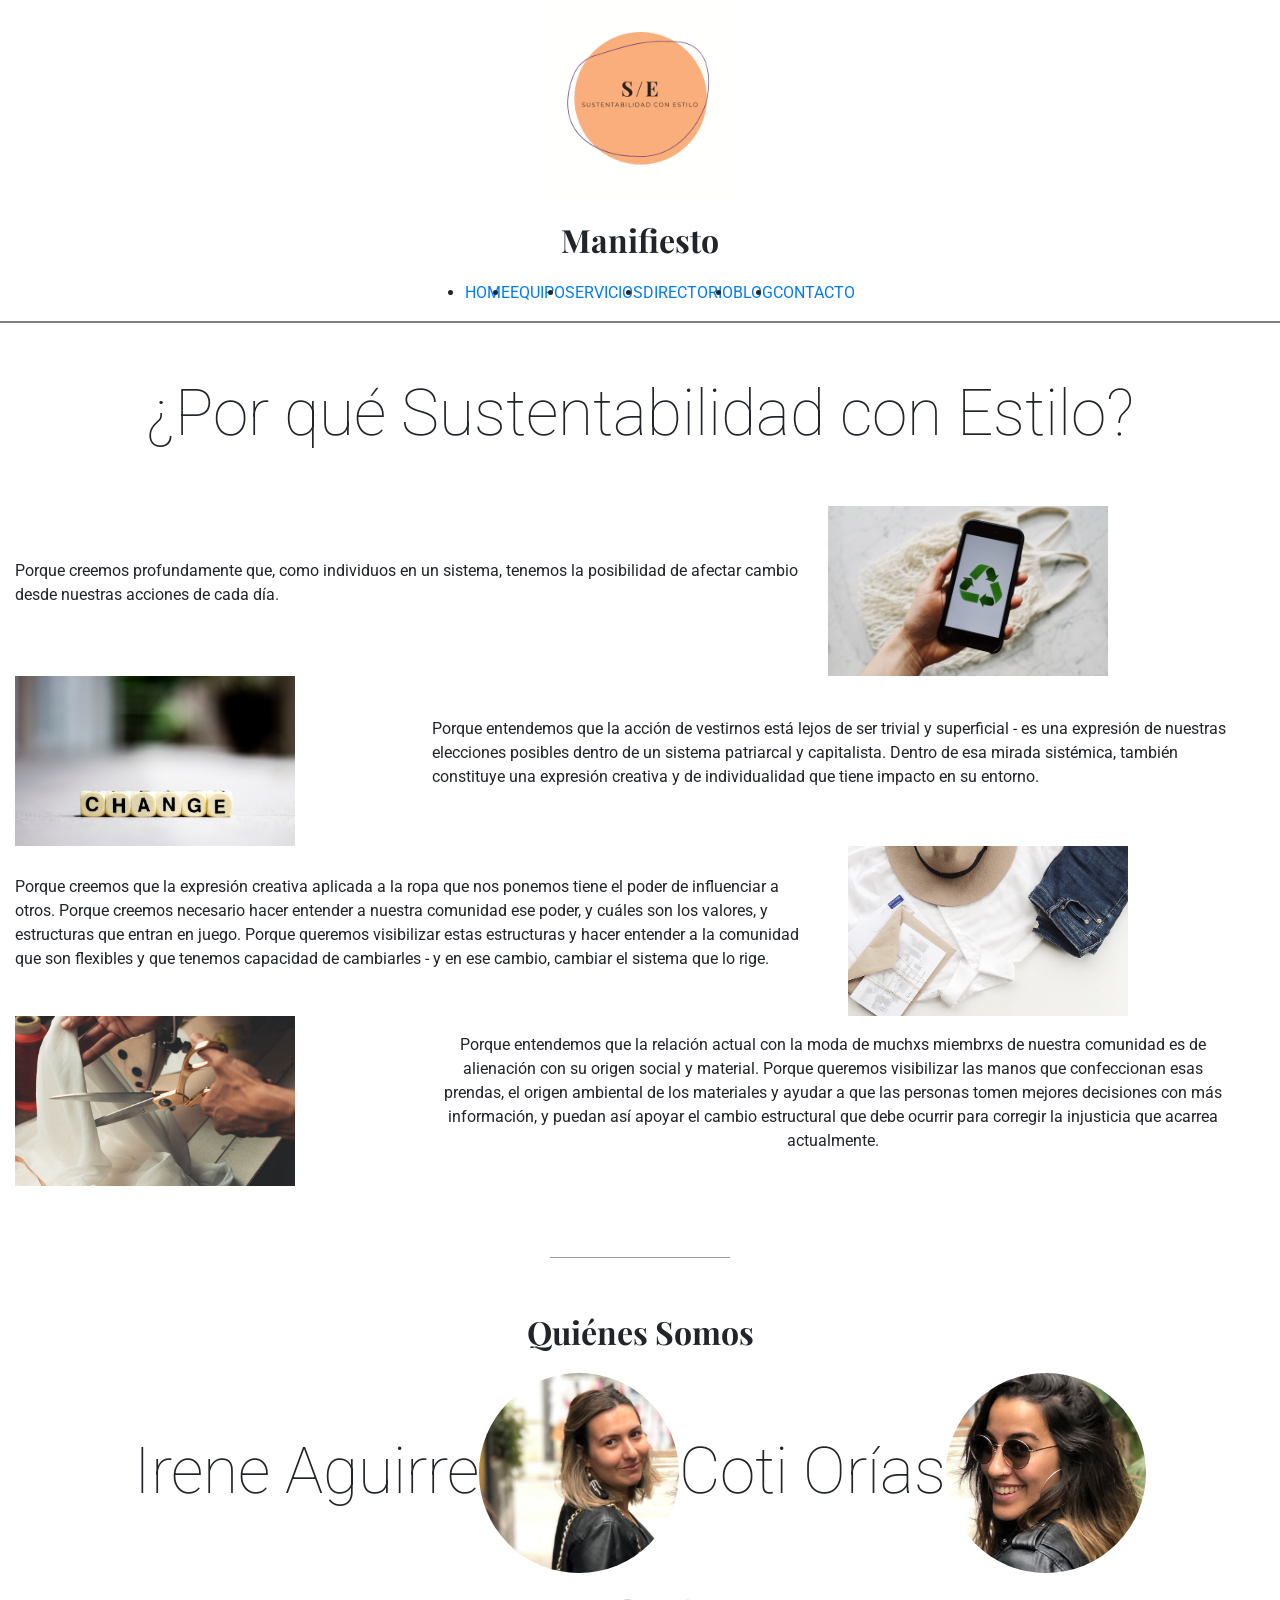
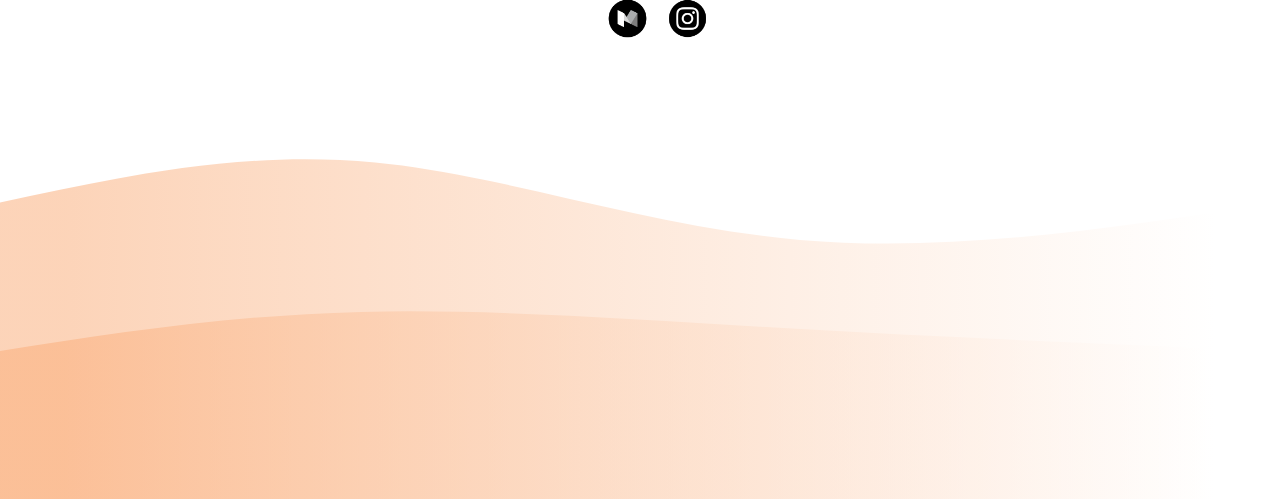
<file: equipo (1).html>
<!DOCTYPE html>
<html lang="en">
<head>
    <meta charset="UTF-8">
    <meta http-equiv="X-UA-Compatible" content="IE=edge">
    <meta name="viewport" content="width=device-width, initial-scale=1.0">
    <title>Equipo</title>

    <meta name="description" content="Leé nuestro manifiesto sobre moda sostenible y enterate quienes somos">

   <meta name="keywords" content="manifiesto, córdoba, argentina, equipo, irene aguirre, coti orías, moda sostenible, moda ética, sustainable fashion, ethical fashion, moda circular, circular fashion">

    <!--Start Bootstrap-->
    <link rel="stylesheet" href="https://stackpath.bootstrapcdn.com/bootstrap/4.5.2/css/bootstrap.min.css" integrity="sha384-JcKb8q3iqJ61gNV9KGb8thSsNjpSL0n8PARn9HuZOnIxN0hoP+VmmDGMN5t9UJ0Z" crossorigin="anonymous">
    <!--End Bootstrap-->
    
    <link rel="preconnect" href="https://fonts.gstatic.com">
    <link href="https://fonts.googleapis.com/css2?family=Playfair+Display:wght@600&family=Roboto&display=swap" rel="stylesheet">
    <link rel="stylesheet" href="css/style.css">

</head>

<body>

<header>
    <img src="img/Logo Sustentabilidad con Estilo.png" class="center logo">
    <h1 class="cabeceras flex">Manifiesto</h1> 

  <!--------START MENU-------->
        <nav>
            <ul class="menu flex">
                <li><a href="index.html">HOME</a></li>
                <li><a href="equipo.html">EQUIPO</a></li>
                <li><a href="servicios.html">SERVICIOS</a></li>
                <li><a href="directorio.html">DIRECTORIO</a></li>
                <li><a href="https://medium.com/@sustentabilidadconestilo" target="blank">BLOG</a></li>    
                <li><a href="contacto.html">CONTACTO</a></li>
            </ul>
        </nav>
  <!--------END MENU-------->
</header>

<hr class="hrTop">

<main>
        <h2 class="flex">¿Por qué Sustentabilidad con Estilo?</h2>

    <div class="row container-fluid">
        <!--FILA 1-->
                <div class="container-fluid row justify-content-around align-items-center">

                        <div class="container-fluid col-md-8">
                    
                                <p class="colorRosa textoManifiesto" id="texto1">Porque creemos profundamente que, como individuos en un sistema, tenemos la posibilidad de afectar cambio desde nuestras acciones de cada día.</p>
                        </div>  
                        
                        <div class="container-fluid col-md-4 align-items-center">
                            <img class="imgSize img-fluid" id="img1" src="img/change.png" >
                        </div> 

                </div>
            </div>

        <!--FILA 2-->
        <div class="container-fluid row justify-content-around align-items-center">
            <div class="container-fluid col-md-4">
                <img class="imgSize img-fluid" id= "img2" src="img/money.png" >
            </div>
            
            
                <div class="container-fluid col-md-8">
                        <p class="colorRosa textoManifiesto" id="texto2">Porque entendemos que la acción de vestirnos está lejos de ser trivial y superficial - es una expresión de nuestras elecciones posibles dentro de un sistema patriarcal y capitalista. Dentro de esa mirada sistémica, también constituye una expresión creativa y de individualidad que tiene impacto en su entorno.</p>
                </div>
        </div>

        <!--FILA 3-->
        <div class="container-fluid row justify-content-center align-items-center">

            <div class="container-fluid col-md-8">
                    <p class="colorRosa textoManifiesto" id="texto3">Porque creemos que la expresión creativa aplicada a la ropa que nos ponemos tiene el poder de influenciar a otros. Porque creemos necesario hacer entender a nuestra comunidad ese poder, y cuáles son los valores, y estructuras que entran en juego. Porque queremos visibilizar estas estructuras y hacer entender a la comunidad que son flexibles y que tenemos capacidad de cambiarles - y en ese cambio, cambiar el sistema que lo rige.</p>
            </div>

            <div class="container-fluid col-md-4">
                <img class="imgSize img-fluid" id="img3" src="img/pants.png" >
            </div>
        </div>  

        <!--FILA 4-->
        <div class="container-fluid row justify-content-center align-items-center">

            <div class="container-fluid col-md-4">
                <img class="imgSize img-fluid" id="img4" src="img/hands.png" >
            </div>  

            <div class="container-fluid col-md-8">
                <p class="divSize colorRosa textoManifiesto" id="texto4">Porque entendemos que la relación actual con la moda de muchxs miembrxs de nuestra comunidad es de alienación con su origen social y material. Porque queremos visibilizar las manos que confeccionan esas prendas, el origen ambiental de los materiales y ayudar a que las personas tomen mejores decisiones con más información, y puedan así apoyar el cambio estructural que debe ocurrir para corregir la injusticia que acarrea actualmente.</p>
            </div>
            
        </div>
    <div class='containerHR'>
    
            <hr class="beautiful-line">
            
    </div>

    <div>       
    <h1 class="cabeceras flex"> Quiénes Somos</h1>
         <div class="flex">
                <h2>Irene Aguirre</h2>
                    <a href="https://www.linkedin.com/in/irene-aguirre/"><img class="perfil" src="img/ire-aguirre.jpg"></a>
                <h2>Coti Orías</h2>
                    <a href="https://www.linkedin.com/in/cotiorias/"><img class="perfil" src="img/coti-orias.jpg"></a>
            </div>
    </div>
    
</main>

<footer>
<!----------------------------------------------------------------------------------------->
<!-----------------------------------START FOOTER------------------------------------------>
<!----------------------------------------------------------------------------------------->
        <ul class="footer flex">
            <li> <a href="https://medium.com/@sustentabilidadconestilo" target="blank"><img class="logoFooter" src="img/medium logo.png"></a></li>   
            <li> <a href="https://www.instagram.com/sustentabilidadconestilo/" target="blank"><img class="logoFooter" src="img/instagram logo.png"> </a></li>
        </ul>
</footer>
<!----------------------------------------------------------------------------------------->
<!-----------------------------------END FOOTER-------------------------------------------->
<!----------------------------------------------------------------------------------------->

<svg height="100%" width="100%" id="svg" viewBox="0 0 1440 500" xmlns="http://www.w3.org/2000/svg" class="transition duration-300 ease-in-out delay-150"><defs><linearGradient id="gradient"><stop offset="5%" stop-color="#faae7b88"></stop><stop offset="95%" stop-color="#ffffff88"></stop></linearGradient></defs><path d="M 0,500 C 0,500 0,166 0,166 C 137.06666666666666,136.39999999999998 274.1333333333333,106.79999999999998 422,121 C 569.8666666666667,135.20000000000002 728.5333333333333,193.20000000000002 900,208 C 1071.4666666666667,222.79999999999998 1255.7333333333333,194.39999999999998 1440,166 C 1440,166 1440,500 1440,500 Z" stroke="none" stroke-width="0" fill="url(#gradient)" class="transition-all duration-300 ease-in-out delay-150"></path><defs><linearGradient id="gradient"><stop offset="5%" stop-color="#faae7bff"></stop><stop offset="95%" stop-color="#ffffffff"></stop></linearGradient></defs><path d="M 0,500 C 0,500 0,333 0,333 C 129.06666666666666,312.8666666666667 258.1333333333333,292.7333333333333 406,289 C 553.8666666666667,285.2666666666667 720.5333333333333,297.93333333333334 896,308 C 1071.4666666666667,318.06666666666666 1255.7333333333333,325.5333333333333 1440,333 C 1440,333 1440,500 1440,500 Z" stroke="none" stroke-width="0" fill="url(#gradient)" class="transition-all duration-300 ease-in-out delay-150"></path></svg>

<script src="https://code.jquery.com/jquery-3.5.1.slim.min.js" integrity="sha384-DfXdz2htPH0lsSSs5nCTpuj/zy4C+OGpamoFVy38MVBnE+IbbVYUew+OrCXaRkfj" crossorigin="anonymous"></script>
<script src="https://cdn.jsdelivr.net/npm/popper.js@1.16.1/dist/umd/popper.min.js" integrity="sha384-9/reFTGAW83EW2RDu2S0VKaIzap3H66lZH81PoYlFhbGU+6BZp6G7niu735Sk7lN" crossorigin="anonymous"></script>
<script src="https://stackpath.bootstrapcdn.com/bootstrap/4.5.2/js/bootstrap.min.js" integrity="sha384-B4gt1jrGC7Jh4AgTPSdUtOBvfO8shuf57BaghqFfPlYxofvL8/KUEfYiJOMMV+rV" crossorigin="anonymous"></script>

</body>

</html>
</file>
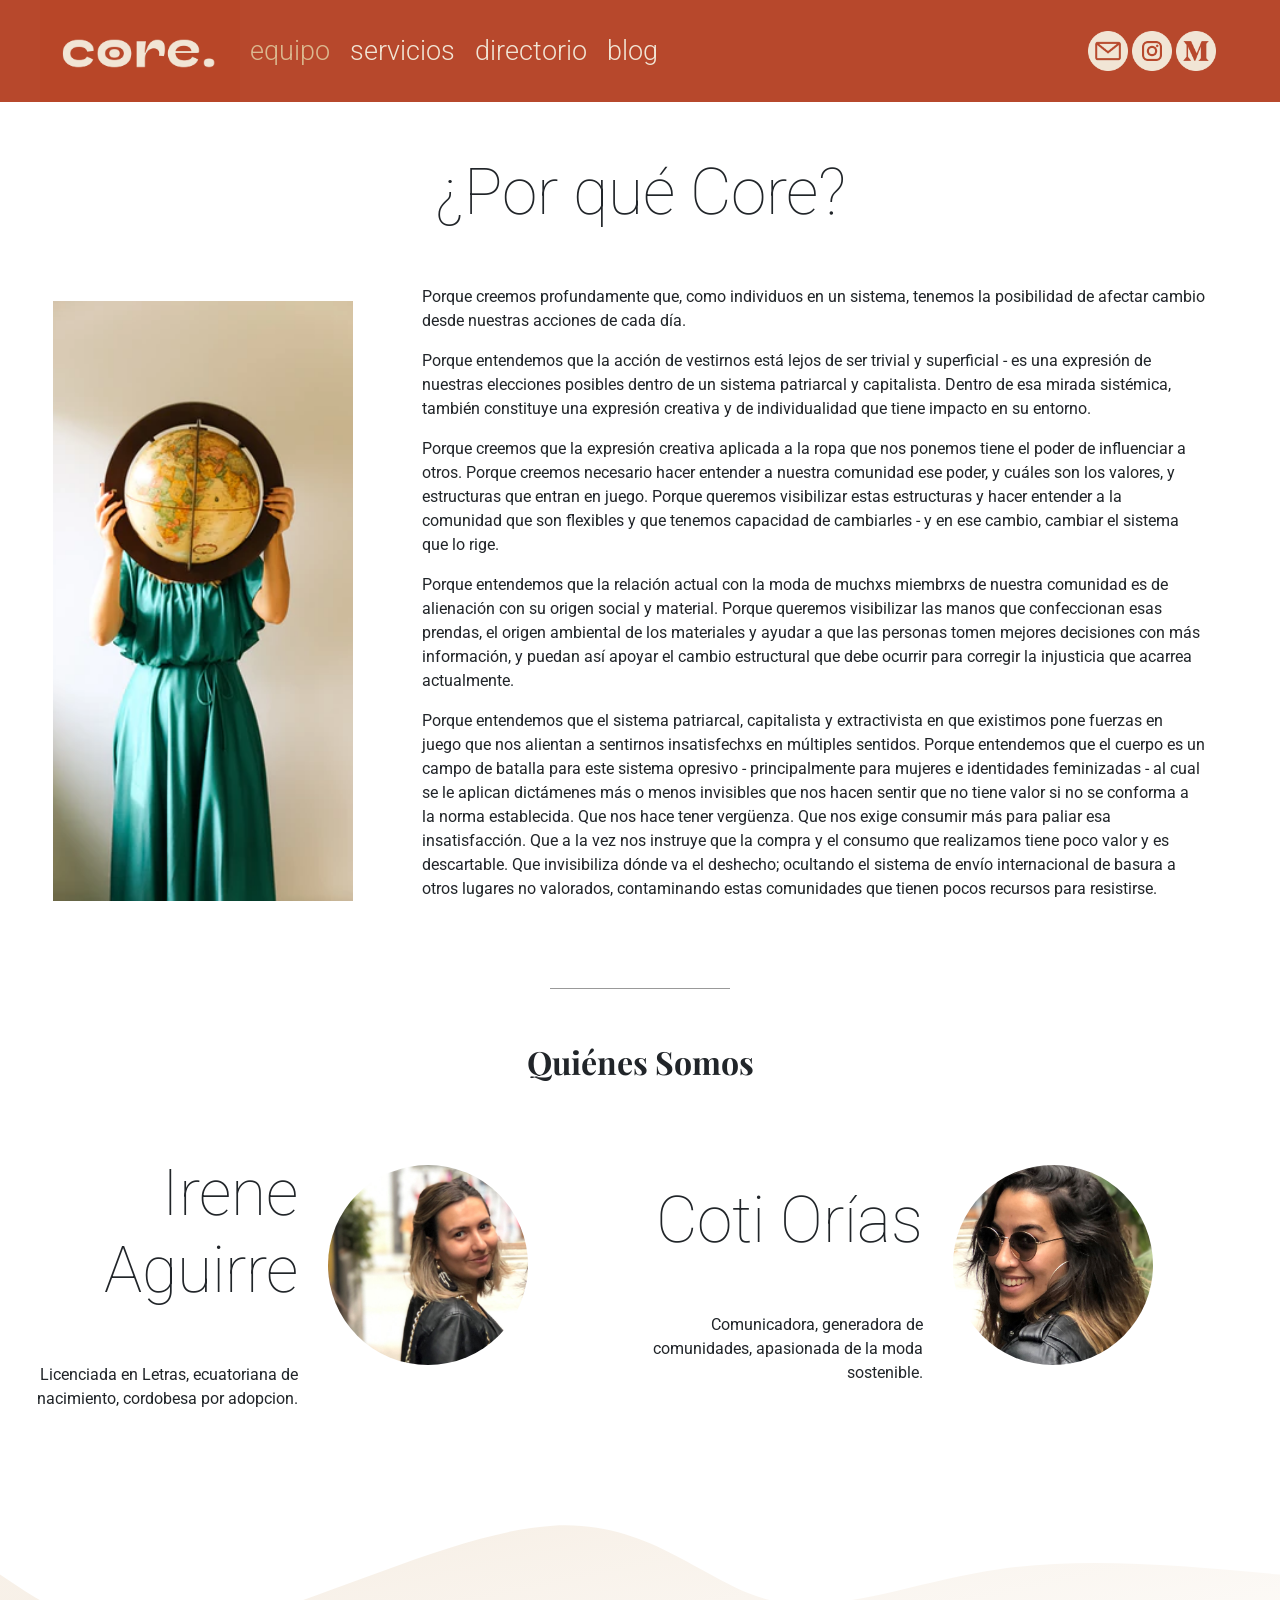
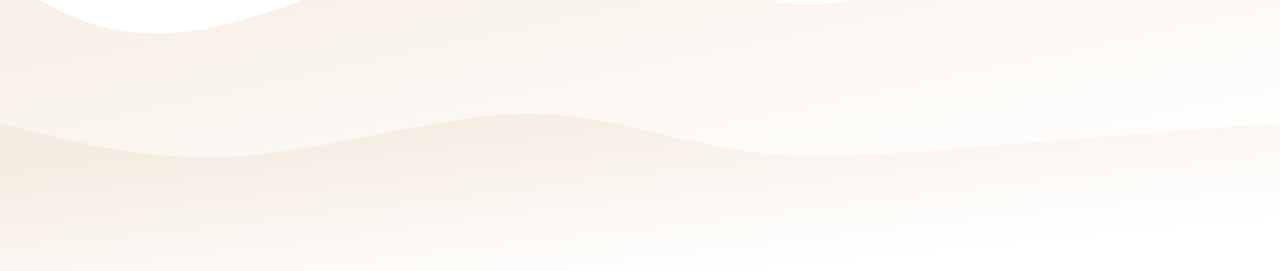
<file: equipo.html>
<!DOCTYPE html>
<html lang="en">
<head>
    <meta charset="UTF-8">
    <meta http-equiv="X-UA-Compatible" content="IE=edge">
    <meta name="viewport" content="width=device-width, initial-scale=1.0">
    <title>Sustentabilidad con Estilo</title>
    <link rel="icon" type="image/png" href="img/favicon.png"/>
    <meta name="description" content="Creando formas éticas y conscientes de consumir en Córdoba, con mucho estilo. Buscá marcas éticas, conocé las novedades de moda sostenible.">

   <meta name="keywords" content="córdoba, argentina, moda sostenible, moda ética, sustainable fashion, ethical fashion, moda circular, circular fashion">

    <!--Start Bootstrap-->
    <link rel="stylesheet" href="https://stackpath.bootstrapcdn.com/bootstrap/4.5.2/css/bootstrap.min.css" integrity="sha384-JcKb8q3iqJ61gNV9KGb8thSsNjpSL0n8PARn9HuZOnIxN0hoP+VmmDGMN5t9UJ0Z" crossorigin="anonymous">

    <!--End Bootstrap-->

    <link rel="preconnect" href="https://fonts.gstatic.com">
    <link href="https://fonts.googleapis.com/css2?family=Playfair+Display:wght@100;300;400;600&family=Roboto:wght@100;300;400;700&display=swap" rel="stylesheet">
    <link rel="stylesheet" href="https://cdnjs.cloudflare.com/ajax/libs/font-awesome/6.0.0-beta2/css/all.min.css" integrity="sha512-YWzhKL2whUzgiheMoBFwW8CKV4qpHQAEuvilg9FAn5VJUDwKZZxkJNuGM4XkWuk94WCrrwslk8yWNGmY1EduTA==" crossorigin="anonymous" referrerpolicy="no-referrer" />
    <link rel="stylesheet" href="css/style.css">
</head>

<body>

<header>
        <!--------START MENU-------->
        <nav class="navBar">
            <div class="menu">
                <div class="mobileMenu">
                    <a href="index.html"><img src="img/logo.png" class="logo" alt="Logo Core Alternativas">
                        <a href="javascript:void(0);" class="icon" onclick="myFunction()">
                            <i class="fa fa-bars fa-2x"></i>
                        </a>
                    <div id="myLinks">
                        <a href="equipo.html" class="active">equipo</a>
                        <a href="servicios.html">servicios</a>
                        <a href="directorio.html">directorio</a>
                        <a href="https://medium.com/@core.alternativas" target="blank">blog</a>  
                        <!-- <a href="contacto.html">CONTACTO</a> -->
                    </div>
                </div>
                <div id="socialLinks">
                    <a href="mailto:core.alternativas@gmail.com"><img src="img/email.png" alt="email"></a>
                    <a href="https://www.instagram.com/core.alternativas/" target="blank"><img src="img/instagram.png" alt="instagram"></a>
                    <a href="https://medium.com/@core.alternativas" target="blank"><img src="img/medium.png" alt="medium"></a>
                </div>
            </div>
      </nav>

  <!--------END MENU-------->
</header>

<main>
        <h2 class="flex">¿Por qué Core?</h2>

            <div class="row container-fluid">
                <div class="container-fluid row justify-content-around align-items-center">

                        <div class="container-fluid col-md-4 imgSize">
                            <img class="img-fluid"src="img/equipo-2.png" alt="Celular con símbolo de reciclado">
                        </div>  
                        
                        <div class="container-fluid col-md-8 align-items-center">
                            <p>Porque creemos profundamente que, como individuos en un sistema, tenemos la posibilidad de afectar cambio desde nuestras acciones de cada día.</p>
                            <p>Porque entendemos que la acción de vestirnos está lejos de ser trivial y superficial - es una expresión de nuestras elecciones posibles dentro de un sistema patriarcal y capitalista. Dentro de esa mirada sistémica, también constituye una expresión creativa y de individualidad que tiene impacto en su entorno.</p>
                            <p>Porque creemos que la expresión creativa aplicada a la ropa que nos ponemos tiene el poder de influenciar a otros. Porque creemos necesario hacer entender a nuestra comunidad ese poder, y cuáles son los valores, y estructuras que entran en juego. Porque queremos visibilizar estas estructuras y hacer entender a la comunidad que son flexibles y que tenemos capacidad de cambiarles - y en ese cambio, cambiar el sistema que lo rige.</p>
                            <p>Porque entendemos que la relación actual con la moda de muchxs miembrxs de nuestra comunidad es de alienación con su origen social y material. Porque queremos visibilizar las manos que confeccionan esas prendas, el origen ambiental de los materiales y ayudar a que las personas tomen mejores decisiones con más información, y puedan así apoyar el cambio estructural que debe ocurrir para corregir la injusticia que acarrea actualmente.</p>
                            <p>Porque entendemos que el sistema patriarcal, capitalista y extractivista en que existimos pone fuerzas en juego que nos alientan a sentirnos insatisfechxs en múltiples sentidos. Porque entendemos que el cuerpo es un campo de batalla para este sistema opresivo - principalmente para mujeres e identidades feminizadas - al cual se le aplican dictámenes más o menos invisibles que nos hacen sentir que no tiene valor si no se conforma a la norma establecida. Que nos hace tener vergüenza. Que nos exige consumir más para paliar esa insatisfacción. Que a la vez nos instruye que la compra y el consumo que realizamos tiene poco valor y es descartable. Que invisibiliza dónde va el deshecho; ocultando el sistema de envío internacional de basura a otros lugares no valorados, contaminando estas comunidades que tienen pocos recursos para resistirse.     </p>
                        </div> 

                </div>
            </div>
                 
    <div class='containerHR'>
        <hr class="beautiful-line">
    </div>

    <div>       
    <h1 class="cabeceras flex"> Quiénes Somos</h1>

    <div class="container-fluid row justify-content-around align-items-center">
        <div class="container-fluid col-md-3">
            <h2 class="texto-bio">Irene Aguirre</h2>
            <p class="texto-bio">Licenciada en Letras, ecuatoriana de nacimiento, cordobesa por adopcion.</p>
        </div>  
        <div class="container-fluid col-md-3 align-items-center">
            <a href="https://www.linkedin.com/in/irene-aguirre/"><img class="perfil" src="img/ire-aguirre.jpg" alt="Irene Aguirre" target="blank"></a>
        </div> 
        <div class="container-fluid col-md-3">
            <h2 class="texto-bio">Coti Orías</h2>
            <p class="texto-bio">Comunicadora, generadora de comunidades, apasionada de la moda sostenible.</p>
    </div>  
    <div class="container-fluid col-md-3 align-items-center">
        <a href="https://www.linkedin.com/in/cotiorias/"><img class="perfil" src="img/coti-orias.jpg" alt="Coti Orías" target="blank"></a>
    </div> 
</div>
</div>

</main>

  <svg width="100%" height="100%" id="svg" viewBox="0 0 1440 500" xmlns="http://www.w3.org/2000/svg" class="transition duration-300 ease-in-out delay-150"><defs><linearGradient id="gradient" x1="19%" y1="11%" x2="81%" y2="89%"><stop offset="5%" stop-color="#f1e4d488"></stop><stop offset="95%" stop-color="#ffffff88"></stop></linearGradient></defs><path d="M 0,500 C 0,500 0,166 0,166 C 61.37799043062202,207.21531100478467 122.75598086124404,248.43062200956936 235,226 C 347.24401913875596,203.56937799043064 510.3540669856459,117.49282296650719 622,111 C 733.6459330143541,104.50717703349281 793.8277511961722,177.5980861244019 867,195 C 940.1722488038278,212.4019138755981 1026.3349282296651,174.11483253588517 1124,160 C 1221.6650717703349,145.88516746411483 1330.8325358851675,155.94258373205741 1440,166 C 1440,166 1440,500 1440,500 Z" stroke="none" stroke-width="0" fill="url(#gradient)" class="transition-all duration-300 ease-in-out delay-150 path-0"></path><defs><linearGradient id="gradient" x1="19%" y1="11%" x2="81%" y2="89%"><stop offset="5%" stop-color="#f1e4d4ff"></stop><stop offset="95%" stop-color="#ffffffff"></stop></linearGradient></defs><path d="M 0,500 C 0,500 0,333 0,333 C 85.38755980861242,355.200956937799 170.77511961722485,377.40191387559804 272,370 C 373.22488038277515,362.59808612440196 490.2870813397129,325.5933014354067 585,323 C 679.7129186602871,320.4066985645933 752.0765550239236,352.22488038277515 835,364 C 917.9234449760764,375.77511961722485 1011.4066985645932,367.50717703349284 1114,359 C 1216.5933014354068,350.49282296650716 1328.2966507177034,341.7464114832536 1440,333 C 1440,333 1440,500 1440,500 Z" stroke="none" stroke-width="0" fill="url(#gradient)" class="transition-all duration-300 ease-in-out delay-150 path-1"></path></svg>
  <script src="https://code.jquery.com/jquery-3.5.1.slim.min.js" integrity="sha384-DfXdz2htPH0lsSSs5nCTpuj/zy4C+OGpamoFVy38MVBnE+IbbVYUew+OrCXaRkfj" crossorigin="anonymous"></script>
  <script src="https://cdn.jsdelivr.net/npm/popper.js@1.16.1/dist/umd/popper.min.js" integrity="sha384-9/reFTGAW83EW2RDu2S0VKaIzap3H66lZH81PoYlFhbGU+6BZp6G7niu735Sk7lN" crossorigin="anonymous"></script>
  <script src="https://stackpath.bootstrapcdn.com/bootstrap/4.5.2/js/bootstrap.min.js" integrity="sha384-B4gt1jrGC7Jh4AgTPSdUtOBvfO8shuf57BaghqFfPlYxofvL8/KUEfYiJOMMV+rV" crossorigin="anonymous"></script>
  <script src="index.js">
</script>
</body>

</html>
</file>
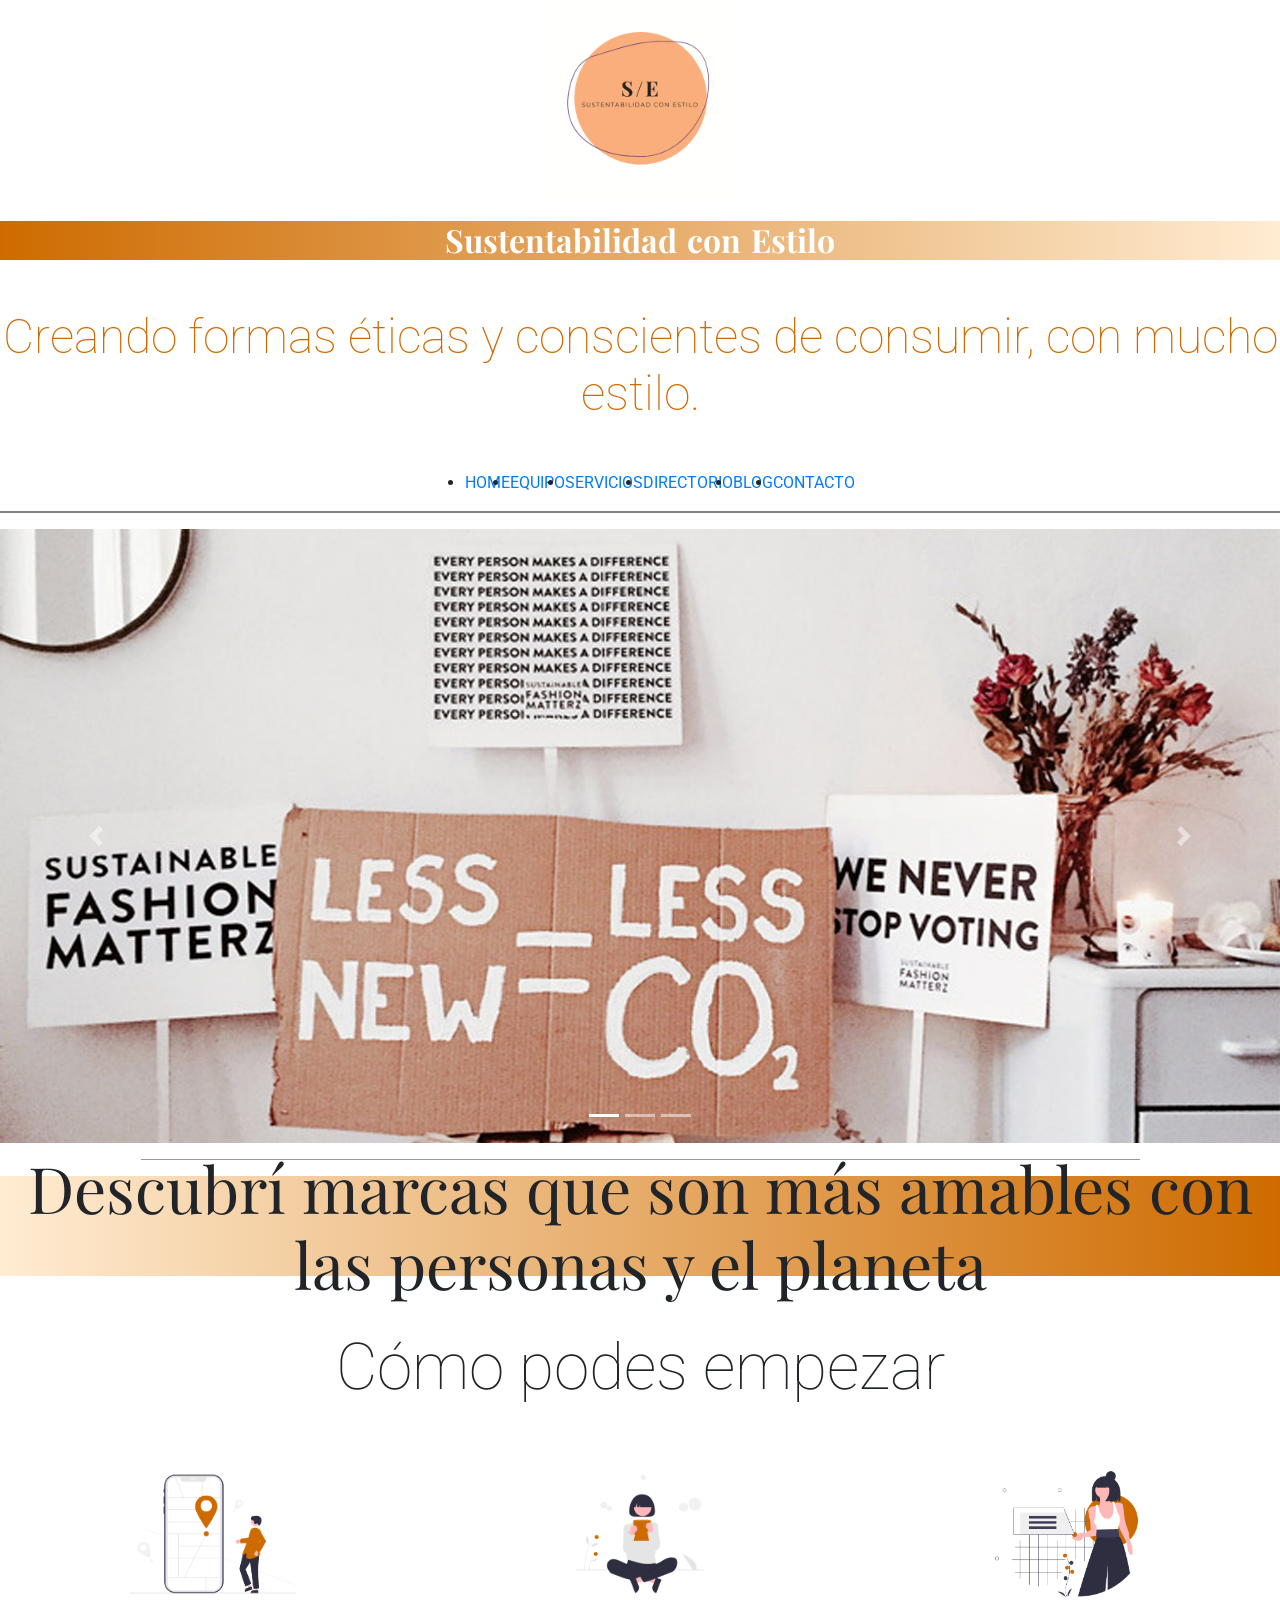
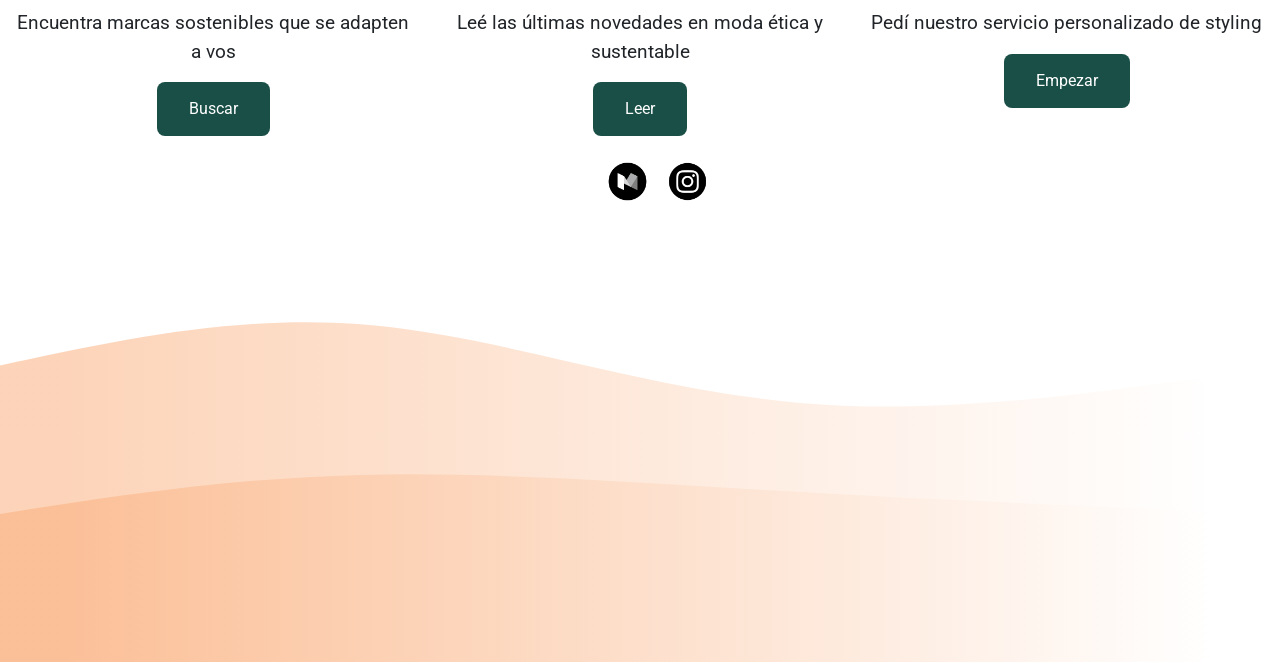
<file: index (1).html>
<!DOCTYPE html>
<html lang="en">
<head>
    <meta charset="UTF-8">
    <meta http-equiv="X-UA-Compatible" content="IE=edge">
    <meta name="viewport" content="width=device-width, initial-scale=1.0">
    <title>Sustentabilidad con Estilo</title>

    <meta name="description" content="Creando formas éticas y conscientes de consumir en Córdoba, con mucho estilo. Buscá marcas éticas, conocé las novedades de moda sostenible.">

   <meta name="keywords" content="córdoba, argentina, moda sostenible, moda ética, sustainable fashion, ethical fashion, moda circular, circular fashion">

    <!--Start Bootstrap-->
    <link rel="stylesheet" href="https://stackpath.bootstrapcdn.com/bootstrap/4.5.2/css/bootstrap.min.css" integrity="sha384-JcKb8q3iqJ61gNV9KGb8thSsNjpSL0n8PARn9HuZOnIxN0hoP+VmmDGMN5t9UJ0Z" crossorigin="anonymous">
    <!--End Bootstrap-->

    <link rel="preconnect" href="https://fonts.gstatic.com">
    <link href="https://fonts.googleapis.com/css2?family=Playfair+Display:wght@600&family=Roboto&display=swap" rel="stylesheet">
    <link rel="stylesheet" href="css/style.css">
</head>

<body>

<header>
    <img src="img/Logo Sustentabilidad con Estilo.png" class="center logo">
    <h1 class="textoTitulo flex gradientPinkReverse">Sustentabilidad con Estilo</h1>
    <h3 class="textoSubtitulo flex">Creando formas éticas y conscientes de consumir, con mucho estilo.</h3>

    <!--------START MENU-------->
      <nav class="container-fluid">
            <ul class="menu flex">
                <li><a href="index.html">HOME</a></li>
                <li><a href="equipo.html">EQUIPO</a></li>
                <li><a href="servicios.html">SERVICIOS</a></li>
                <li><a href="directorio.html">DIRECTORIO</a></li>
                <li><a href="https://medium.com/@sustentabilidadconestilo" target="blank">BLOG</a></li>  
                <li><a href="contacto.html">CONTACTO</a></li>
            </ul>
         
      </nav>

  <!--------END MENU-------->

</header>

<main>

  <hr class="hrTop">
  
  <!--CAROUSEL START-->

  <div id="carouselExampleIndicators" class="carousel slide" data-ride="carousel">
    <ol class="carousel-indicators">
      <li data-target="#carouselExampleIndicators" data-slide-to="0" class="active"></li>
      <li data-target="#carouselExampleIndicators" data-slide-to="1"></li>
      <li data-target="#carouselExampleIndicators" data-slide-to="2"></li>
    </ol>
    <div class="carousel-inner">
      <div class="carousel-item active">
        <img class="d-block w-100" src="img/imagen-header-1.png" alt="Sustainable Fashion">
        <div class="carousel-caption d-none d-md-block">
            <h5></h5>
            <p></p>
          </div>
      </div>
      <div class="carousel-item">
        <img class="d-block w-100" src="img/imagen-header-2.png" alt="Number 2 Sustainable Option">
      </div>
      <div class="carousel-item">
        <img class="d-block w-100" src="img/imagen-header-3.png" alt="Fashion Revolution">
      </div>
    </div>
    <a class="carousel-control-prev" href="#carouselExampleIndicators" role="button" data-slide="prev">
      <span class="carousel-control-prev-icon" aria-hidden="true"></span>
      <span class="sr-only">Previous</span>
    </a>
    <a class="carousel-control-next" href="#carouselExampleIndicators" role="button" data-slide="next">
      <span class="carousel-control-next-icon" aria-hidden="true"></span>
      <span class="sr-only">Next</span>
    </a>
  </div>

  <!--CAROUSEL END-->

  <div class='container'>
    
    <hr class="beautiful-line">
    
  </div>

  <div class="gradientPink boxIndexAcciones">
      <h2 class="cabeceras flex"> Descubrí marcas que son más amables con las personas y el planeta</h2>
  </div>

  <div>
      <h2 class="flex">Cómo podes empezar</h2>
  </div>

    <div class="container-fluid">
          <div class="row">
                <div class="col-sm">
                    <img class="iconosIndex center" src="img/map.png" alt="map icon">
                    <p class="blockIndexText">Encuentra marcas sostenibles que se adapten a vos</p>
                    <form action="directorio.html" class="flex">
                      <input type="submit" value="Buscar" class="boton"/>
                    </form>
                </div>
                <div class="col-sm">
                    <img class="iconosIndex center" src="img/read.png" alt="leer icon">
                    <p class="blockIndexText">Leé las últimas novedades en moda ética y sustentable</p>
                    <form action="https://medium.com/@sustentabilidadconestilo" class="flex" target="blank">
                      <input type="submit" value="Leer" class="boton"/>
                    </form>
                </div>
                <div class="col-sm">
                    <img class="iconosIndex center" src="img/service.png" alt="service icon">
                    <p class="blockIndexText">Pedí nuestro servicio personalizado de styling</p>
                    <form action="servicios.html" class="flex">
                      <input type="submit" value="Empezar" class="boton"/>
                    </form>
                </div>
          </div>
    </div>

  </div>
<span>


</span>

</main>
<!------START FOOTER---------->
<div>
  <footer>
        <ul class="footer flex">
            <li> <a href="https://medium.com/@sustentabilidadconestilo" target="blank"><img class="logoFooter" src="img/medium logo.png"></a></li>   
            <li> <a href="https://www.instagram.com/sustentabilidadconestilo/" target="blank"><img class="logoFooter" src="img/instagram logo.png"> </a></li>
        </ul>
  </footer>
</div>
<!------END FOOTER---------->

<svg height="70%" width="100%" id="svg" viewBox="0 0 1440 500" xmlns="http://www.w3.org/2000/svg" class="transition duration-300 ease-in-out delay-150"><defs><linearGradient id="gradient"><stop offset="5%" stop-color="#faae7b88"></stop><stop offset="95%" stop-color="#ffffff88"></stop></linearGradient></defs><path d="M 0,500 C 0,500 0,166 0,166 C 137.06666666666666,136.39999999999998 274.1333333333333,106.79999999999998 422,121 C 569.8666666666667,135.20000000000002 728.5333333333333,193.20000000000002 900,208 C 1071.4666666666667,222.79999999999998 1255.7333333333333,194.39999999999998 1440,166 C 1440,166 1440,500 1440,500 Z" stroke="none" stroke-width="0" fill="url(#gradient)" class="transition-all duration-300 ease-in-out delay-150"></path><defs><linearGradient id="gradient"><stop offset="5%" stop-color="#faae7bff"></stop><stop offset="95%" stop-color="#ffffffff"></stop></linearGradient></defs><path d="M 0,500 C 0,500 0,333 0,333 C 129.06666666666666,312.8666666666667 258.1333333333333,292.7333333333333 406,289 C 553.8666666666667,285.2666666666667 720.5333333333333,297.93333333333334 896,308 C 1071.4666666666667,318.06666666666666 1255.7333333333333,325.5333333333333 1440,333 C 1440,333 1440,500 1440,500 Z" stroke="none" stroke-width="0" fill="url(#gradient)" class="transition-all duration-300 ease-in-out delay-150"></path></svg>

<script src="https://code.jquery.com/jquery-3.5.1.slim.min.js" integrity="sha384-DfXdz2htPH0lsSSs5nCTpuj/zy4C+OGpamoFVy38MVBnE+IbbVYUew+OrCXaRkfj" crossorigin="anonymous"></script>
<script src="https://cdn.jsdelivr.net/npm/popper.js@1.16.1/dist/umd/popper.min.js" integrity="sha384-9/reFTGAW83EW2RDu2S0VKaIzap3H66lZH81PoYlFhbGU+6BZp6G7niu735Sk7lN" crossorigin="anonymous"></script>
<script src="https://stackpath.bootstrapcdn.com/bootstrap/4.5.2/js/bootstrap.min.js" integrity="sha384-B4gt1jrGC7Jh4AgTPSdUtOBvfO8shuf57BaghqFfPlYxofvL8/KUEfYiJOMMV+rV" crossorigin="anonymous"></script>



</body>
</html>
</file>
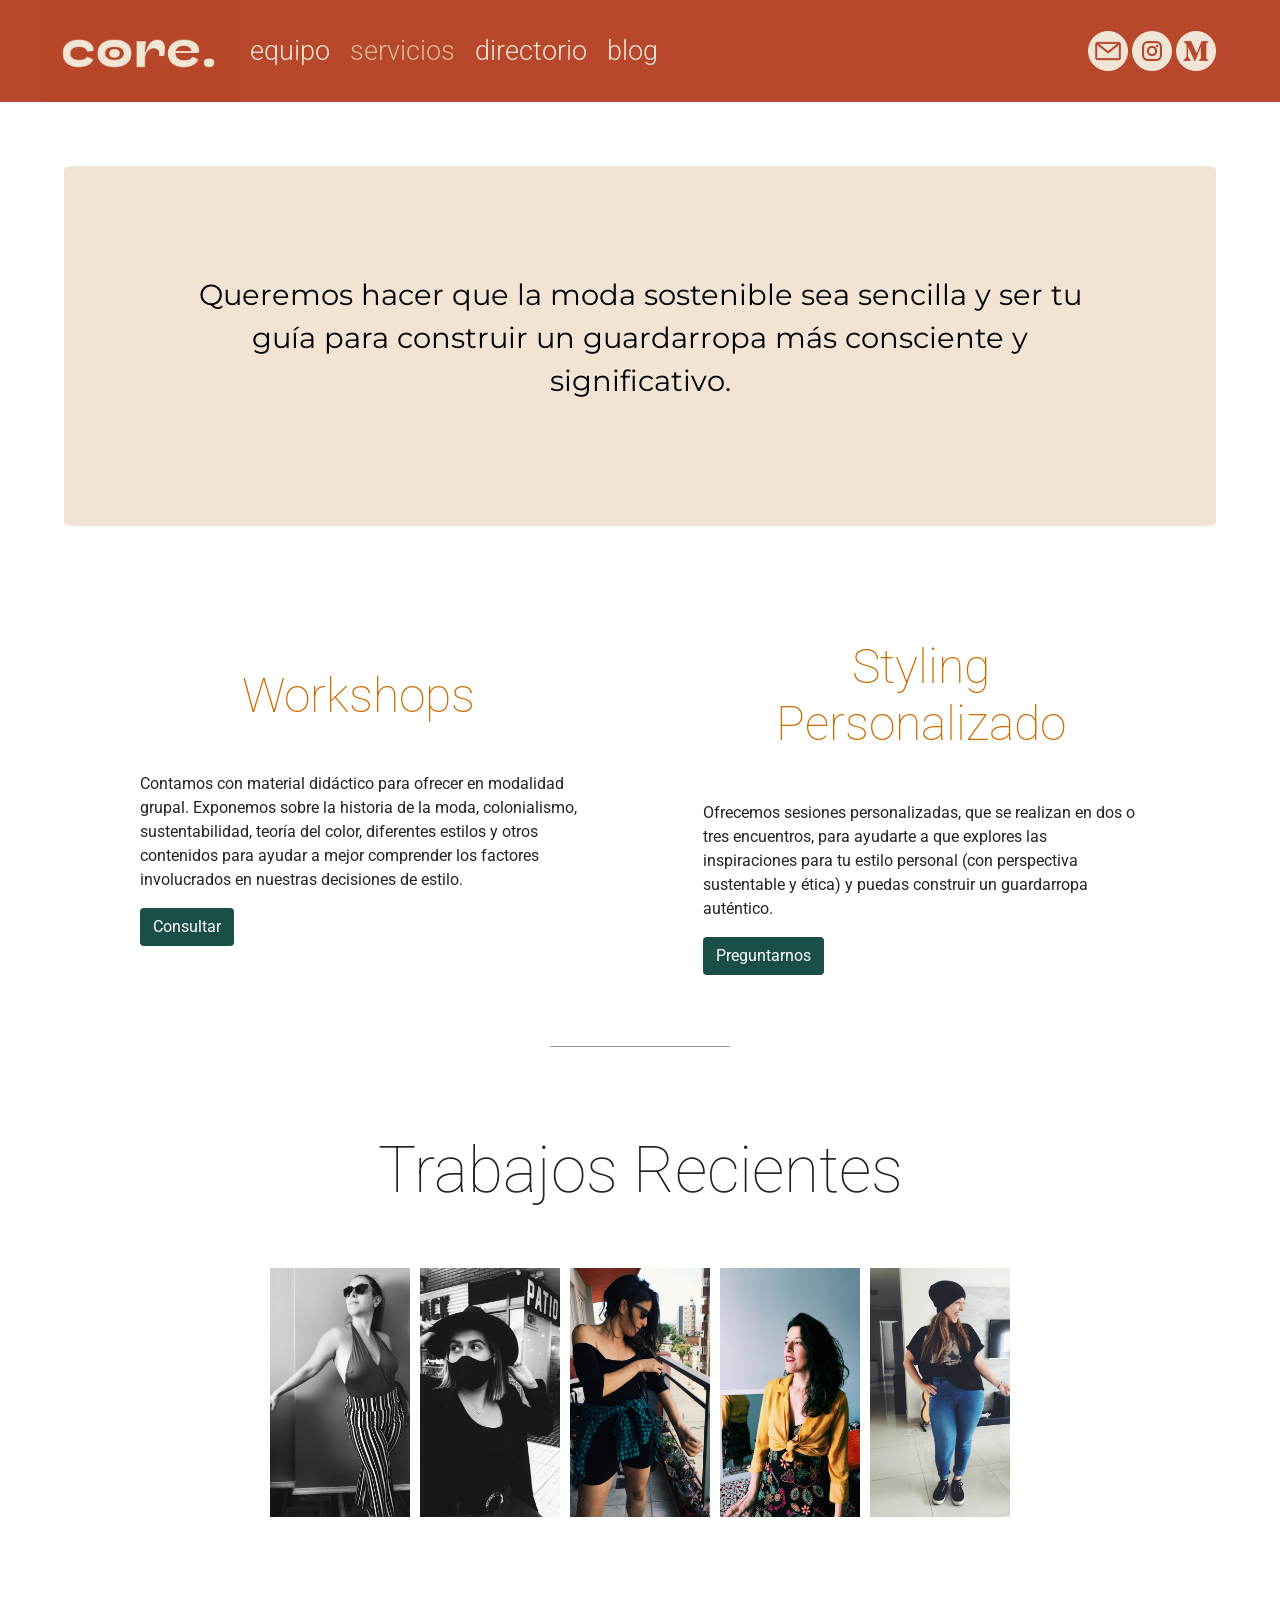
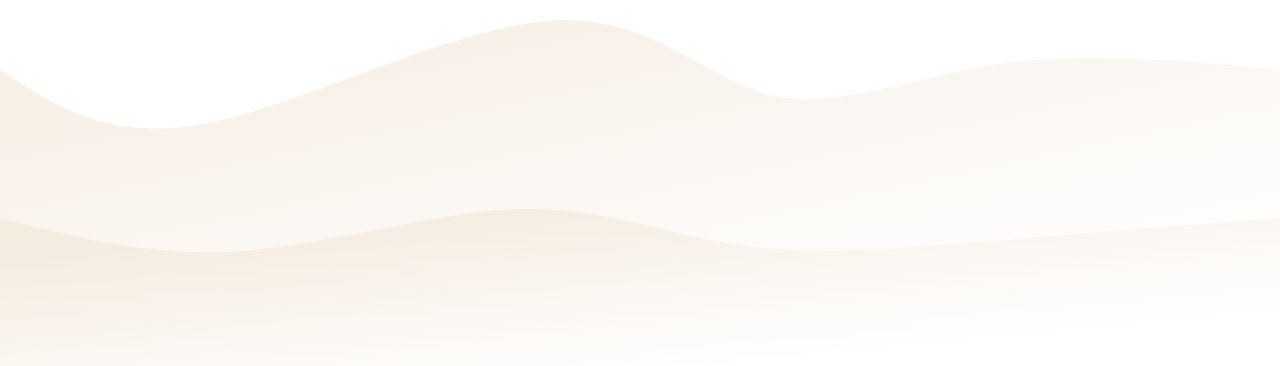
<file: servicios.html>
<!DOCTYPE html>
<html lang="en">
<head>
    <meta charset="UTF-8">
    <meta http-equiv="X-UA-Compatible" content="IE=edge">
    <meta name="viewport" content="width=device-width, initial-scale=1.0">
    <title>Sustentabilidad con Estilo</title>
    <link rel="icon" type="image/png" href="img/favicon.png"/>
    <meta name="description" content="Creando formas éticas y conscientes de consumir en Córdoba, con mucho estilo. Buscá marcas éticas, conocé las novedades de moda sostenible.">

   <meta name="keywords" content="córdoba, argentina, moda sostenible, moda ética, sustainable fashion, ethical fashion, moda circular, circular fashion">

    <!--Start Bootstrap-->
    <link rel="stylesheet" href="https://stackpath.bootstrapcdn.com/bootstrap/4.5.2/css/bootstrap.min.css" integrity="sha384-JcKb8q3iqJ61gNV9KGb8thSsNjpSL0n8PARn9HuZOnIxN0hoP+VmmDGMN5t9UJ0Z" crossorigin="anonymous">

    <!--End Bootstrap-->

    <link rel="preconnect" href="https://fonts.gstatic.com">
    <link href="https://fonts.googleapis.com/css2?family=Montserrat:wght@100;400;500&family=Playfair+Display:wght@100;300;400;600&family=Roboto:wght@100;300;400;700&display=swap" rel="stylesheet">
    <link rel="stylesheet" href="https://cdnjs.cloudflare.com/ajax/libs/font-awesome/6.0.0-beta2/css/all.min.css" integrity="sha512-YWzhKL2whUzgiheMoBFwW8CKV4qpHQAEuvilg9FAn5VJUDwKZZxkJNuGM4XkWuk94WCrrwslk8yWNGmY1EduTA==" crossorigin="anonymous" referrerpolicy="no-referrer" />
    <link rel="stylesheet" href="css/style.css">
</head>

<body>

<header>
        <!--------START MENU-------->
        <nav class="navBar">
            <div class="menu">
                <div class="mobileMenu">
                    <a href="index.html"><img src="img/logo.png" class="logo" alt="Logo Sustentabilidad con Estilo">
                        <a href="javascript:void(0);" class="icon" onclick="myFunction()">
                            <i class="fa fa-bars fa-2x"></i>
                        </a>
                    <div id="myLinks">
                        <a href="equipo.html">equipo</a>
                        <a href="servicios.html" class="active">servicios</a>
                        <a href="directorio.html">directorio</a>
                        <a href="https://medium.com/@core.alternativas" target="blank">blog</a>  
                        <!-- <a href="contacto.html">CONTACTO</a> -->
                    </div>
                </div>
                <div id="socialLinks">
                    <a href="mailto:core.alternativas@gmail.com"><img src="img/email.png" alt="email"></a>
                    <a href="https://www.instagram.com/core.alternativas/" target="blank"><img src="img/instagram.png" alt="instagram"></a>
                    <a href="https://medium.com/@core.alternativas" target="blank"><img src="img/medium.png" alt="medium"></a>
                </div>
            </div>
      </nav>

  <!--------END MENU-------->
</header>

<main>

  <!--Quote-->
  <div class="quoteBox">
    <p class="quote-text">Queremos hacer que la moda sostenible sea sencilla y ser tu guía para construir un guardarropa más consciente y significativo.</p>
  </div> 

  <!--Servicios-->
  <div class="flex container-fluid" style="flex-wrap: wrap;">

            <div class="align-items-center servicio-block">
              <h3 class="textoSubtitulo flex">Workshops</h3>
              <p class="servicios">Contamos con material didáctico para ofrecer en modalidad grupal. Exponemos sobre la historia de la moda, colonialismo, sustentabilidad, teoría del color, diferentes estilos y otros contenidos para ayudar a mejor comprender los factores involucrados en nuestras decisiones de estilo.</p>
              <button type="button" class="btn btn-green" mailto="core.alternativas@gmail.com">Consultar</button>
            </div>  
            
            <div class="align-items-center servicio-block">
              <h3 class="textoSubtitulo flex">Styling Personalizado</h3>
              <p class="servicios">Ofrecemos sesiones personalizadas, que se realizan en dos o tres encuentros, para ayudarte a que explores las inspiraciones para tu estilo personal (con perspectiva sustentable y ética) y puedas construir un guardarropa auténtico.</p>
              <button type="button" class="btn btn-green" mailto="core.alternativas@gmail.com">Preguntarnos</button>
            </div> 
</div>

<div class='containerHR'>
  <hr class="beautiful-line">
</div>
    <div>
        <h2 class="flex">Trabajos Recientes</h2>
    </div>

   <!-- Gallery -->

   <div class="container-fluid">
        <div class="flex trabajos">
          <div>
            <img class="styleThumbs" src="media/styling (8).png" alt="style1">
          </div>
          <div>
            <img class="styleThumbs" src="media/styling (9).png" alt="style2">
          </div>
          <div>
            <img class="styleThumbs" src="media/styling (10).png" alt="style3">
          </div>
          <div>
            <img class="styleThumbs" src="media/styling (11).png" alt="style2">
          </div>
          <div>
            <img class="styleThumbs" src="media/styling (12).png" alt="style3">
        </div>
      </div>

    <!-- Gallery -->
</main>

<svg width="100%" height="100%" id="svg" viewBox="0 0 1440 500" xmlns="http://www.w3.org/2000/svg" class="transition duration-300 ease-in-out delay-150"><defs><linearGradient id="gradient" x1="19%" y1="11%" x2="81%" y2="89%"><stop offset="5%" stop-color="#f1e4d488"></stop><stop offset="95%" stop-color="#ffffff88"></stop></linearGradient></defs><path d="M 0,500 C 0,500 0,166 0,166 C 61.37799043062202,207.21531100478467 122.75598086124404,248.43062200956936 235,226 C 347.24401913875596,203.56937799043064 510.3540669856459,117.49282296650719 622,111 C 733.6459330143541,104.50717703349281 793.8277511961722,177.5980861244019 867,195 C 940.1722488038278,212.4019138755981 1026.3349282296651,174.11483253588517 1124,160 C 1221.6650717703349,145.88516746411483 1330.8325358851675,155.94258373205741 1440,166 C 1440,166 1440,500 1440,500 Z" stroke="none" stroke-width="0" fill="url(#gradient)" class="transition-all duration-300 ease-in-out delay-150 path-0"></path><defs><linearGradient id="gradient" x1="19%" y1="11%" x2="81%" y2="89%"><stop offset="5%" stop-color="#f1e4d4ff"></stop><stop offset="95%" stop-color="#ffffffff"></stop></linearGradient></defs><path d="M 0,500 C 0,500 0,333 0,333 C 85.38755980861242,355.200956937799 170.77511961722485,377.40191387559804 272,370 C 373.22488038277515,362.59808612440196 490.2870813397129,325.5933014354067 585,323 C 679.7129186602871,320.4066985645933 752.0765550239236,352.22488038277515 835,364 C 917.9234449760764,375.77511961722485 1011.4066985645932,367.50717703349284 1114,359 C 1216.5933014354068,350.49282296650716 1328.2966507177034,341.7464114832536 1440,333 C 1440,333 1440,500 1440,500 Z" stroke="none" stroke-width="0" fill="url(#gradient)" class="transition-all duration-300 ease-in-out delay-150 path-1"></path></svg>
<script src="https://code.jquery.com/jquery-3.5.1.slim.min.js" integrity="sha384-DfXdz2htPH0lsSSs5nCTpuj/zy4C+OGpamoFVy38MVBnE+IbbVYUew+OrCXaRkfj" crossorigin="anonymous"></script>
<script src="https://cdn.jsdelivr.net/npm/popper.js@1.16.1/dist/umd/popper.min.js" integrity="sha384-9/reFTGAW83EW2RDu2S0VKaIzap3H66lZH81PoYlFhbGU+6BZp6G7niu735Sk7lN" crossorigin="anonymous"></script>
<script src="https://stackpath.bootstrapcdn.com/bootstrap/4.5.2/js/bootstrap.min.js" integrity="sha384-B4gt1jrGC7Jh4AgTPSdUtOBvfO8shuf57BaghqFfPlYxofvL8/KUEfYiJOMMV+rV" crossorigin="anonymous"></script>
<script src="index.js">
</script>
</body>
</html>
</file>
<file: css/style.css>
/* Estilos NavBar */
.navBar{
    background-color:#B7482C;
}

.menu{
    display:flex;
    justify-content: space-between;
    align-items: center;
}

.menu #myLinks a {
    position: relative; 
    text-decoration: none;
    padding: 4px;
    color: #F1E5D5;
    padding: 0px 10px;
    font-size: 27px;
    font-weight: 300;
}

#myLinks a:hover, #myLinks a:active, #myLinks a:focus, #myLinks a.active{
    text-decoration: none;
    color: #dbb990; 
}
  
.menu a.icon {
    display: none;
}

.logo {
    width: 200px;
    margin-left: 40px;
}
.menu #myLinks {
    word-spacing: 50%;
    font-weight: 100;
    text-align: center;
    display: flex;
    align-items: center; 
}
#socialLinks a img{
    height: 40px;
}
#socialLinks{
    padding-right: 5%;
}
.mobileMenu{
    display: flex;
}

  /*On mobile */
  @media only screen and (max-width: 768px) {
    .logo{
        width: 90px;
        margin-left: 2%;
    }
    .menu{
        display:block;
    }
    .menu #myLinks {
        display: none;
        text-align:left;
        height: 70vh;
      }
      .menu #socialLinks {
        display: none;
        justify-content: space-around;
        height: 30vh;
        width: 100%;
      }
      .menu #myLinks a {
        padding: 14px 16px;
        text-decoration: none;
        font-size: 35px;
        display: block;
      }
      .menu a.icon {
        color: #F1E5D5;
        display: block;
        position: absolute;
        right: 10px;
        top: 10px;
      }
      .menu .mobileMenu{
        display: block;
      }
      .servicio-block{
        width: 100% !important;
      }
  }

main{
    max-width: 1400px;
    margin: auto;
}

.center {
  display: block;
  margin-left: auto;
  margin-right: auto; }

.iconosIndex {
  height: 150px; }

.perfil {
  border-radius: 50%;
  width: 200px; }

.logoFooter {
  width: 50px;
  justify-content: center;
  align-content: center; 
}

.card{
    display: flex;
    flex-direction: row;
    color: #F1E4D4;
}
.card-img-top{
    width: 30%;
}
.card-title{
    font-family: 'Montserrat', sans-serif;
}
.card-body{
    display: flex;
    flex-direction: column;
    justify-content: space-between;
}
.card-text{
    font-weight: 100;
} 
.categoryLogos{
    display: flex;
    align-items: center;
    padding-right: 2%;
    justify-content: end;
}
.card-icon{
    width: 151px;
    padding: 7%;
}

.iconos-directorio {
  width: 3vw; }

.iconosDirectorioCard {
  width: 35px; }

@media screen and (max-width: 320px) {
  .iconos-directorio {
    width: 10vw; } }

@media screen and (max-width: 600px) {
  .iconos-directorio {
    width: 10vw; } }

.logosDirectorioCard {
  width: 40%;
  height:100%;
  background-repeat: no-repeat;
  background-position: center;
  background-size: cover;
}

.filterDiv{
    display: none;
}
.show{
    display: flex;
}

.styleThumbs {
  width: 150px;
  border-radius: 4px;
  padding: 5px; 
}

.gallery-height {
  height: 80vh; 
}

body {
  font-family: 'Roboto', Helvetica, sans-serif; }

.textoTitulo {
  font-family: 'Playfair Display', serif;
  word-spacing: 3px;
  color: white;
  text-align: center; }

.textoSubtitulo {
  color: #CE6B00;
  text-align: center; }

.textoGris {
  color: #1A4F47;
  text-align: center; }

.trabajos{
    display: flex;
    flex-wrap: wrap;
    justify-content: space-evenly;
}

.servicio-block{
    margin: 0 5%;
    width: 35%;
}

.cabeceras {
  font-family: 'Playfair Display', serif;
  text-align: center; }

.flex {
  display: flex;
  flex-direction: row;
  justify-content: center;
  align-content: space-evenly;
  align-items: center; }

h1 {
  font-size: 2em;
  margin-block-start: 0.67em;
  margin-block-end: 0.67em;
  margin-inline-start: 0px;
  margin-inline-end: 0px;
  font-weight: bold; }

h2 {
  font-size: 4em;
  font-weight: 100;
  margin-block-start: 0.83em;
  margin-block-end: 0.83em;
  margin-inline-start: 0px;
  margin-inline-end: 0px;
  text-align: center; }

h3 {
  font-weight: 100;
  font-size: 3em;
  margin-block-start: 1em;
  margin-block-end: 1em;
  margin-inline-start: 0px;
  margin-inline-end: 0px; }

.blockIndexText {
  font-size: 1.17em;
  text-align: center;
  justify-content: center;
  padding: 0%; }

.parrafoDirectorio {
  text-align: center; }

.cover-text {
  color: white;
  font-size: 20px; }

.quote-text {
  color: black;
  font-family: 'Montserrat', sans-serif;
  font-weight: 400;
  text-align: center;
  font-size: 1.80em; }

@media screen and (max-width: 600px) {
  .quote-text {
    font-size: 0.8em; }
  .cover-text {
    font-size: 0.7em;
    padding-top: 30px;
    line-height: 0.5px; }
  .servicios {
    text-align: center; } }

@media screen and (max-width: 320px) {
  .quote-text {
    font-size: 0.8em; }
  .cover-text {
    font-size: 0.7em;
    padding-top: 30px;
    line-height: 0.5px; }
  .servicios {
    text-align: center; } }

form {
  font-size: 12px; }

.boton {
  background-color: #1A4F47;
  border: none;
  color: white;
  padding: 15px 32px;
  text-align: center;
  text-decoration: none;
  display: inline-block;
  font-size: 16px;
  border-radius: 8px; }
  .boton:hover {
    background-color: #CE6B00;
    color: white;
    border-radius: 8px; }

.footer {
  display: flex;
  justify-content: center;
  width: 100vw;
  color: black;
  margin-top: 25px;
  list-style: none;
}

/*#footer-contenedor-1 {
    display: flex;
    flex-direction: column;
    width: 30%;
    height: 200px;
    text-align: left;
    padding: 10px;
    justify-content:left;
}

#footer-contenedor-2 {
    width: 30%;
    height: 200px;
    text-align: left;
    padding: 10px;

}

#footer-contenedor-3 {
    width: 30%;
    height: 200px;
    text-align: left;
    padding: 10px;

}
*/
/*.footer-list {
    font-family: sans-serif;
	font-size: 1em;
	list-style-type: none;
    text-align: left;
    display: flex;
    flex-direction: column;

}*/
.logoFooter {
  width: 60px;
  justify-content: center;
  align-content: center;
  padding-right: 5px; }

@media only screen and (max-width: 320px) {
  .footer {
    display: flex;
    flex-direction: column; } }

.contenedor {
  height: 100%; }

.divSize {
  display: flex;
  text-align: center;
  justify-content: center;
  justify-items: center;
  align-items: center; }

.imgSize {
  display: flex;
  justify-content: center; }

.texto-equipo {
  padding: 10px;
  overflow: hidden; }

.texto-bio {
  text-align: right; }

/*.grillaPorQue {
    display: grid;
    grid-template-columns: 33vw 33vw 33vw;
    grid-template-rows: repeat (5, 250 px);
    justify-items: center;
    align-items: center; 
    grid-column-gap: 10px;
    grid-template-areas: 
                     "texto1 texto1 img1"
                     "img2 texto2 texto2"
                     "texto3 texto3 img3"
                     "img4 texto4 texto4"
              
}

#texto1 {
    grid-area: texto1;
} 

#img1 {
    grid-area: img1;
} 

#img2 {
    grid-area: img2;
} 

#texto2 {
    grid-area: texto2;
} 

#texto3 {
    grid-area: texto3;
} 

#img3 {
    grid-area: img3;
} 

#img4 {
    grid-area: img4;
} 

#texto4 {
    grid-area: texto4;
} 

#img5 {
    grid-area: img5;
}*/
/* Estilos Index */
.textCenter {
  text-align: center;
  justify-content: center;
  padding: 10px; }

/* Estilos Directorio */
.border {
  border: solid grey 3px;
  margin: 0;
  padding: 10px; }

div.containerHR {
  height: 100px;
  width: 200px;
  margin: 5px auto;
  padding-top: 50px; }

hr.beautiful-line {
  border-top: 1px solid #999;
  width: 90%; }

.hrTop {
  height: 2px;
  border-width: 0;
  color: gray;
  background-color: gray; }

.gradientPink {
  display: flex;
  background-image: linear-gradient(to right, #ffecd2 0%, #CE6B00 100%); }

.gradientPinkReverse {
  background-image: linear-gradient(to left, #ffecd2 0%, #CE6B00 100%); }

.boxIndexAcciones {
  height: 100px;
  align-items: center;
  justify-content: center;
  align-content: center;
  align-self: center; }

.directorioTitlo{
    color: #b7482c;
    text-align: center;
}

.btn-container{
    width: 10%;
    display: flex;
    justify-content: center;
}
.categoriasMargin {
  margin: 30px; 
}
.all-categories{
    display: flex;
    justify-content: center;
    margin: auto;
}
.category-btn{
    display: flex;
    flex-direction: column;
    align-items: center;
    height: 160px;
    width: 90%;
}
.btn.category-btn:focus{
    box-shadow: none;
}
.category-btn.active-category, .category-btn.active-category:hover{
    background-color: rgba(183, 72, 44, 0.5);
}
.category-btn:hover{
    background-color: rgba(183, 72, 44, 0.5);
}
#noResults{
    display:none;
    width: 100%;
}
#noResults.noresults{
    display:block;
}
.btn-green{
    background-color: #1A4F47;
    color: white;
}

/*.waves {
  background-image: url(/sustentabilidadconestilo/img/waves-svg.png);
  background-size: cover;
  background-size: 100% 100%;
  background-repeat: no-repeat;
}*/
.quoteBox {
  display: flex;
  flex-direction: column;
  flex-wrap: wrap;
  margin: 4em;
  height: 40vh;
  background-color: #F1E4D4;
  border-radius: 1%;
  padding: 15px 10%;
  align-content: center;
  align-items: center;
  justify-content: center; }

.quote-center {
  width: 50vw; }

@media only screen and (max-width: 768px) {
  main{
    max-width: 90%;
  }
  h2{
      font-size: 2em;
  }
  .quoteBox{
    margin: 2em 0;
  }
  .btn-container{
    width: 33%;
  }
}

/*If browser window is greater than a mobile*/
  @media only screen and (min-width: 768px) {
    .card-deck .card{
        min-width:30%;
        max-width: 30%;
        margin-bottom: 2%;
    }
    .show-mobile{
        display:none;
    }
  }
  /*If browser window is a mobile*/
  @media only screen and (max-width: 767px) {
    .show-desktop{
        display: none;
    }
  }
</file>
